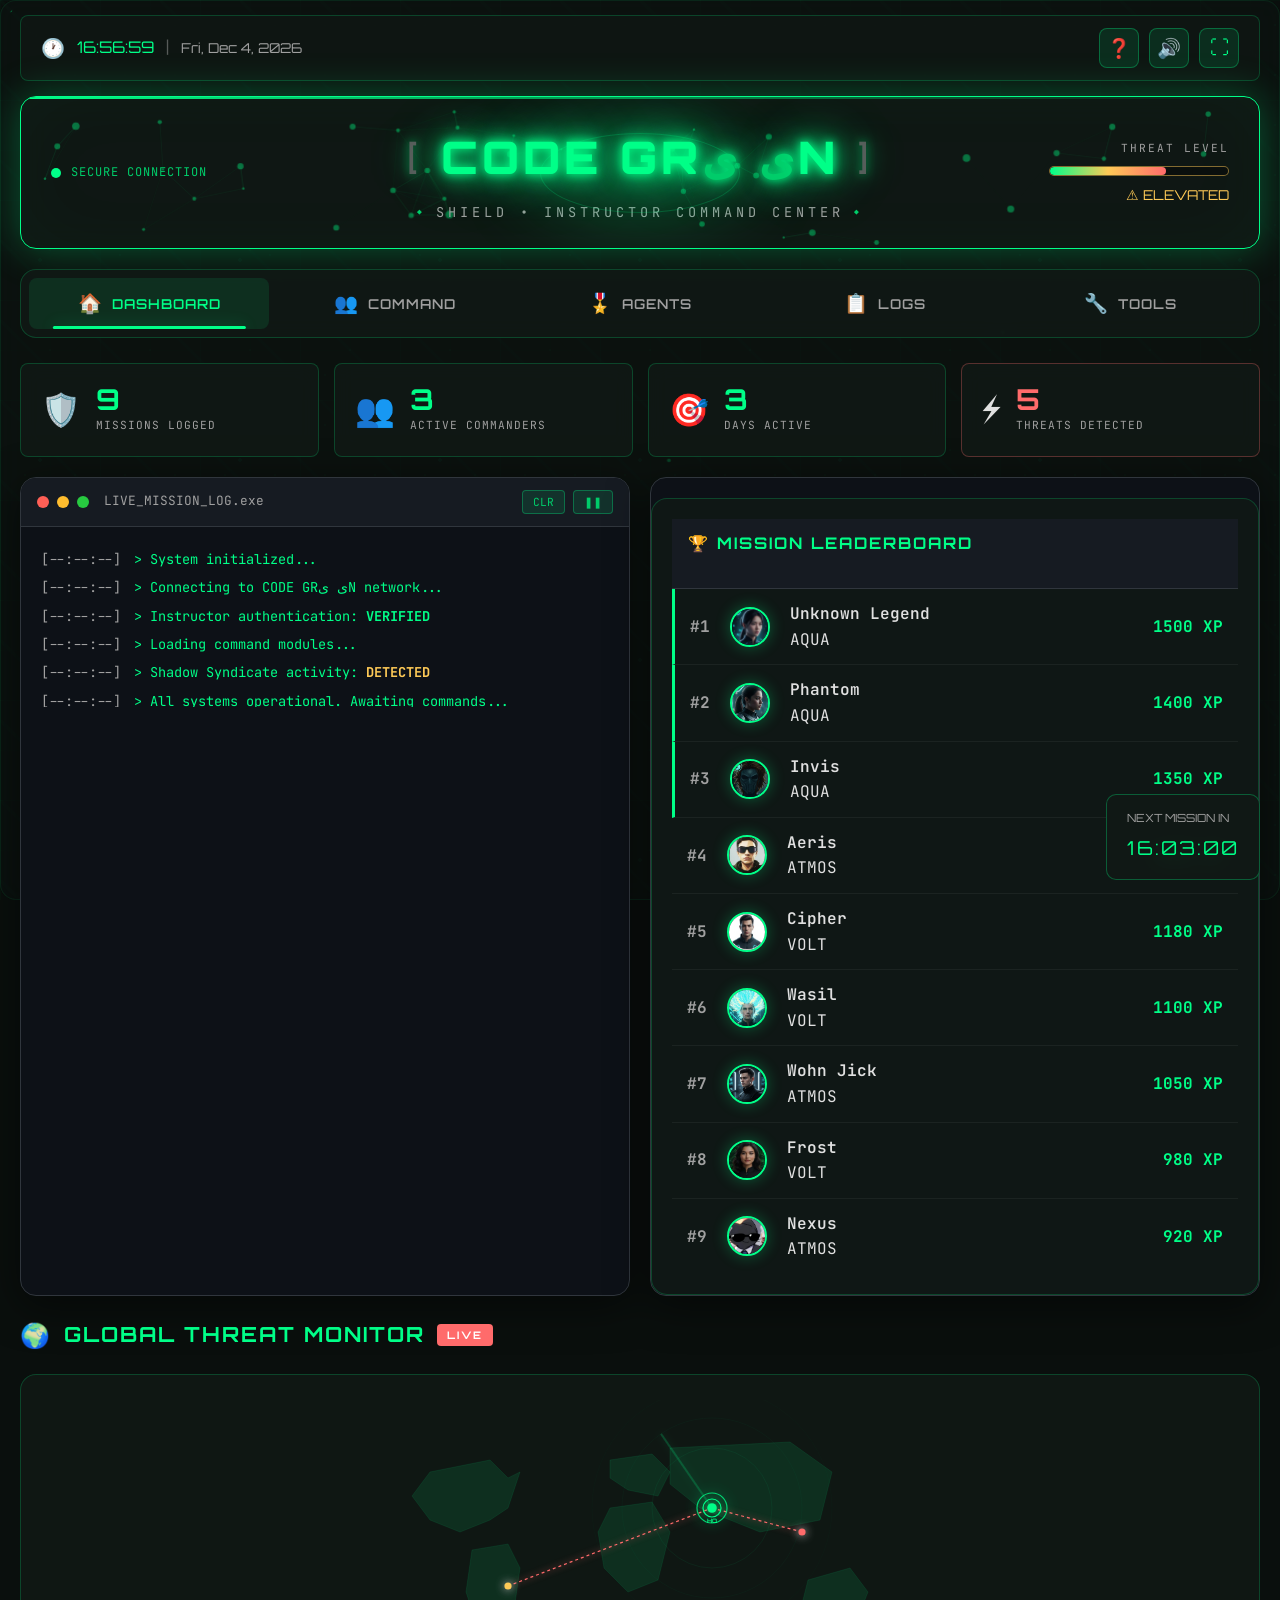
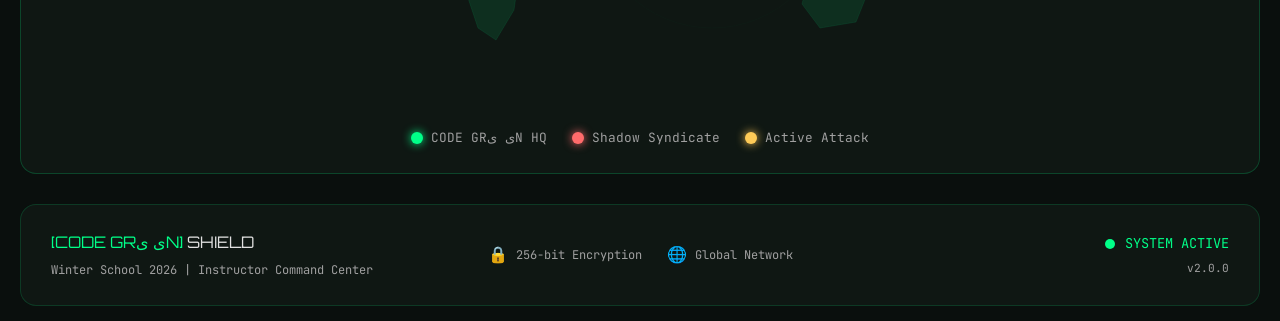
<file: index.html>
<!DOCTYPE html>
<html lang="en">

<head>
    <meta charset="UTF-8">
    <meta name="viewport" content="width=device-width, initial-scale=1.0">
    <title>CODE GRی یN Shield | Instructor Command Center</title>
    <meta name="description"
        content="CODE GREEN Shield Instructor Dashboard - Command & Control Center for Winter School 2026">
    <link rel="preconnect" href="https://fonts.googleapis.com">
    <link rel="preconnect" href="https://fonts.gstatic.com" crossorigin>
    <link
        href="https://fonts.googleapis.com/css2?family=Orbitron:wght@400;700;900&family=JetBrains+Mono:wght@400;500;700&display=swap"
        rel="stylesheet">
    <link rel="stylesheet" href="styles.css">
    <style>
        /* Dynamic Agent Card Enhancements */
        .agent-card {
            background: rgba(17, 25, 22, 0.9);
            border: 1px solid rgba(0, 255, 136, 0.2);
            transition: all 0.3s ease;
        }

        .agent-card:hover {
            border-color: #00ff88;
            box-shadow: 0 0 20px rgba(0, 255, 136, 0.2);
        }

        .agent-avatar-container,
        .rank-avatar-container {
            width: 80px;
            height: 80px;
            margin: 15px auto;
            position: relative;
            display: flex;
            align-items: center;
            justify-content: center;
        }

        .rank-avatar-container {
            width: 40px;
            height: 40px;
            margin: 0;
        }

        .agent-img,
        .rank-img {
            width: 100%;
            height: 100%;
            object-fit: cover;
            border-radius: 50%;
            border: 2px solid var(--green-primary);
            box-shadow: 0 0 15px var(--green-glow);
        }

        .agent-avatar-fallback,
        .rank-avatar-fallback {
            font-size: 3rem;
            filter: drop-shadow(0 0 10px rgba(0, 255, 136, 0.3));
        }

        .rank-avatar-fallback {
            font-size: 1.5rem;
        }

        /* Leaderboard Styling */
        .leaderboard-card {
            background: var(--bg-card);
            border: 1px solid rgba(0, 255, 136, 0.2);
            border-radius: var(--border-radius);
            padding: 20px;
            margin-top: 20px;
        }

        .leaderboard-header h3 {
            font-family: var(--font-display);
            color: #00ff88;
            font-size: 1rem;
            margin-bottom: 20px;
            letter-spacing: 2px;
            display: flex;
            align-items: center;
            gap: 10px;
        }

        .leaderboard-item {
            display: grid;
            grid-template-columns: 40px 60px 1fr 100px;
            align-items: center;
            padding: 12px 15px;
            border-bottom: 1px solid rgba(255, 255, 255, 0.05);
            transition: background 0.2s ease;
        }

        .leaderboard-item:last-child {
            border-bottom: none;
        }

        .leaderboard-item:hover {
            background: rgba(0, 255, 136, 0.05);
        }

        .leaderboard-item.top-tier {
            border-left: 3px solid #00ff88;
        }

        .rank {
            font-weight: bold;
            color: var(--text-secondary);
        }

        .rank-name {
            font-weight: 600;
            color: var(--text-primary);
        }

        .rank-xp {
            color: #00ff88;
            font-weight: 700;
            text-align: right;
        }

        /* Division Badge Colors */
        .agent-division-badge.atmos {
            background: rgba(255, 255, 255, 0.1);
            color: #fff;
            border: 1px solid rgba(255, 255, 255, 0.2);
        }

        .agent-division-badge.volt {
            background: rgba(252, 214, 0, 0.1);
            color: #fcd600;
            border: 1px solid rgba(252, 214, 0, 0.2);
        }

        .agent-division-badge.aqua {
            background: rgba(0, 206, 201, 0.1);
            color: #00cec9;
            border: 1px solid rgba(0, 206, 201, 0.2);
        }

        .agent-division-badge {
            padding: 2px 8px;
            border-radius: 4px;
            font-size: 0.65rem;
            font-weight: 700;
            letter-spacing: 1px;
        }
    </style>
</head>

<body>
    <!-- Parallax Background Layers -->
    <div class="parallax-container">
        <div class="parallax-layer layer-1"></div>
        <div class="parallax-layer layer-2"></div>
        <div class="parallax-layer layer-3"></div>
    </div>
    <!-- Particle Background -->
    <canvas id="particle-canvas"></canvas>
    <!-- Matrix Rain Background -->
    <canvas id="matrix-canvas"></canvas>

    <!-- Audio Elements -->
    <audio id="sfx-click" preload="auto">
        <source
            src="[data-uri]"
            type="audio/wav">
    </audio>
    <audio id="sfx-submit" preload="auto">
        <source src="[data-uri]" type="audio/wav">
    </audio>

    <!-- Main Container -->
    <div class="container">
        <!-- Top Bar -->
        <div class="top-bar">
            <div class="live-clock">
                <span class="clock-icon">🕐</span>
                <span id="live-time">00:00:00</span>
                <span class="clock-divider">|</span>
                <span id="live-date">Loading...</span>
            </div>
            <div class="top-controls">
                <button class="control-btn" id="help-toggle" title="Keyboard Shortcuts (?)"
                    onclick="toggleKeyboardShortcuts()">
                    <span class="btn-icon">❓</span>
                </button>
                <button class="control-btn" id="sound-toggle" title="Toggle Sound Effects (M)">
                    <span class="btn-icon">🔊</span>
                </button>
                <button class="control-btn" id="fullscreen-toggle" title="Toggle Fullscreen (F)">
                    <span class="btn-icon">⛶</span>
                </button>
            </div>
        </div>

        <!-- Header -->
        <header class="header">
            <canvas id="circuit-canvas"></canvas>
            <div class="header-left">
                <div class="network-status">
                    <div class="network-dot"></div>
                    <span>SECURE CONNECTION</span>
                </div>
            </div>
            <div class="logo-container">
                <div class="logo-glow"></div>
                <div class="logo-ring"></div>
                <h1 class="logo">
                    <span class="logo-bracket">[</span>
                    CODE GR<span class="green-accent">ی ی</span>N
                    <span class="logo-bracket">]</span>
                </h1>
                <p class="tagline">
                    <span class="tagline-icon">◆</span>
                    SHIELD • INSTRUCTOR COMMAND CENTER
                    <span class="tagline-icon">◆</span>
                </p>
            </div>
            <div class="header-right">
                <div class="threat-level">
                    <span class="threat-label">THREAT LEVEL</span>
                    <div class="threat-gauge">
                        <div class="threat-fill"></div>
                        <div class="threat-segments">
                            <span></span><span></span><span></span><span></span><span></span>
                        </div>
                    </div>
                    <span class="threat-status">⚠ ELEVATED</span>
                </div>
            </div>
        </header>

        <!-- Tab Navigation -->
        <nav class="tab-nav">
            <button class="tab-btn active" data-tab="dashboard">
                <span class="tab-icon">🏠</span>
                <span class="tab-text">DASHBOARD</span>
            </button>
            <button class="tab-btn" data-tab="command">
                <span class="tab-icon">👥</span>
                <span class="tab-text">COMMAND</span>
            </button>
            <button class="tab-btn" data-tab="agents">
                <span class="tab-icon">🎖️</span>
                <span class="tab-text">AGENTS</span>
            </button>
            <button class="tab-btn" data-tab="logs">
                <span class="tab-icon">📋</span>
                <span class="tab-text">LOGS</span>
            </button>
            <button class="tab-btn" data-tab="tools">
                <span class="tab-icon">🔧</span>
                <span class="tab-text">TOOLS</span>
            </button>
        </nav>

        <!-- TAB: Dashboard -->
        <div class="tab-panel active" id="tab-dashboard">

            <!-- Stats Bar -->
            <section class="stats-bar">
                <div class="stat-card">
                    <div class="stat-icon">🛡️</div>
                    <div class="stat-info">
                        <span class="stat-number" id="total-missions">0</span>
                        <span class="stat-label">MISSIONS LOGGED</span>
                    </div>
                </div>
                <div class="stat-card">
                    <div class="stat-icon">👥</div>
                    <div class="stat-info">
                        <span class="stat-number">3</span>
                        <span class="stat-label">ACTIVE COMMANDERS</span>
                    </div>
                </div>
                <div class="stat-card">
                    <div class="stat-icon">🎯</div>
                    <div class="stat-info">
                        <span class="stat-number" id="days-active">3</span>
                        <span class="stat-label">DAYS ACTIVE</span>
                    </div>
                </div>
                <div class="stat-card danger">
                    <div class="stat-icon">⚡</div>
                    <div class="stat-info">
                        <span class="stat-number" id="threat-count">7</span>
                        <span class="stat-label">THREATS DETECTED</span>
                    </div>
                </div>
            </section>

            <!-- Terminal & Leaderboard Grid -->
            <section class="terminal-grid">
                <!-- Live Terminal -->
                <div class="terminal">
                    <div class="terminal-header">
                        <div class="terminal-dots">
                            <span class="terminal-dot red"></span>
                            <span class="terminal-dot yellow"></span>
                            <span class="terminal-dot green"></span>
                        </div>
                        <span class="terminal-title">LIVE_MISSION_LOG.exe</span>
                        <div class="terminal-controls">
                            <button class="terminal-btn" id="clear-terminal" title="Clear Terminal">CLR</button>
                            <button class="terminal-btn" id="pause-terminal" title="Pause/Resume">❚❚</button>
                        </div>
                    </div>
                    <div class="terminal-body" id="terminal-output">
                        <p><span class="terminal-time">[--:--:--]</span> > System initialized...</p>
                        <p><span class="terminal-time">[--:--:--]</span> > Connecting to CODE GRی یN network...</p>
                        <p><span class="terminal-time">[--:--:--]</span> > Instructor authentication: <span
                                class="success">VERIFIED</span></p>
                        <p><span class="terminal-time">[--:--:--]</span> > Loading command modules...</p>
                        <p><span class="terminal-time">[--:--:--]</span> > Shadow Syndicate activity: <span
                                class="warning">DETECTED</span></p>
                        <p><span class="terminal-time">[--:--:--]</span> > All systems operational. Awaiting commands...
                        </p>
                        <p class="cursor">█</p>
                    </div>
                </div>

                <!-- Agent Leaderboard -->
                <div id="leaderboard-container" class="leaderboard-panel">
                    <!-- Dynamic Leaderboard injected by AgentManager -->
                    <div class="leaderboard-loading">Initializing Operative Rankings...</div>
                </div>
            </section>

            <!-- World Map Section -->
            <section class="map-section">
                <h2 class="section-title">
                    <span class="title-icon">🌍</span>
                    GLOBAL THREAT MONITOR
                    <span class="live-badge">LIVE</span>
                </h2>
                <div class="world-map-container">
                    <div class="world-map">
                        <svg viewBox="0 0 1000 500" class="map-svg">
                            <!-- Simplified World Map Outline -->
                            <g class="continents" fill="rgba(0, 255, 136, 0.1)" stroke="rgba(0, 255, 136, 0.3)"
                                stroke-width="0.5">
                                <!-- North America -->
                                <path
                                    d="M150,120 L250,100 L280,130 L300,120 L280,180 L250,200 L200,220 L150,200 L120,160 Z" />
                                <!-- South America -->
                                <path d="M220,250 L280,240 L300,280 L290,350 L260,400 L230,380 L210,320 Z" />
                                <!-- Europe -->
                                <path d="M450,100 L520,90 L550,120 L530,160 L480,150 L450,130 Z" />
                                <!-- Africa -->
                                <path d="M450,180 L520,170 L550,220 L530,300 L480,320 L440,280 L430,220 Z" />
                                <!-- Asia -->
                                <path d="M550,80 L750,70 L820,120 L800,200 L700,220 L600,180 L550,140 Z" />
                                <!-- Australia -->
                                <path d="M780,300 L850,280 L880,320 L860,370 L800,380 L770,340 Z" />
                            </g>
                            <!-- Attack Lines -->
                            <g class="attack-lines" id="attack-lines">
                                <!-- Dynamic attack lines will be added here -->
                            </g>
                            <!-- Attack Points -->
                            <g class="attack-points" id="attack-points">
                                <!-- HQ Point - Pakistan -->
                                <circle cx="620" cy="180" r="8" class="hq-point" />
                                <circle cx="620" cy="180" r="15" class="hq-pulse" />
                                <text x="620" y="205" class="map-label hq-label">HQ</text>
                            </g>
                        </svg>
                        <!-- Attack Legend -->
                        <div class="map-legend">
                            <div class="legend-item">
                                <span class="legend-dot hq"></span>
                                <span>CODE GRی یN HQ</span>
                            </div>
                            <div class="legend-item">
                                <span class="legend-dot threat"></span>
                                <span>Shadow Syndicate</span>
                            </div>
                            <div class="legend-item">
                                <span class="legend-dot active"></span>
                                <span>Active Attack</span>
                            </div>
                        </div>
                    </div>
                </div>
            </section>
        </div>

        <!-- TAB: Command -->
        <div class="tab-panel" id="tab-command">
            <!-- Instructor Cards -->
            <section class="instructors-section">
                <h2 class="section-title">
                    <span class="title-icon">👥</span>
                    INSTRUCTOR COMMAND TEAM
                </h2>
                <div class="instructors-grid">
                    <!-- Faisal -->
                    <div class="instructor-card" data-instructor="faisal" onclick="openInstructorModal('faisal')">
                        <div class="card-glow"></div>
                        <div class="card-scan-line"></div>
                        <div class="avatar-container">
                            <div class="avatar-ring">
                                <svg class="ring-svg" viewBox="0 0 100 100">
                                    <circle cx="50" cy="50" r="45" fill="none" stroke="rgba(0,255,136,0.2)"
                                        stroke-width="2" />
                                    <circle cx="50" cy="50" r="45" fill="none" stroke="#00ff88" stroke-width="2"
                                        stroke-dasharray="70 200" class="ring-progress" />
                                </svg>
                            </div>
                            <div class="avatar">
                                <img src="avatars/Faisal_avatar.png" alt="Commander Faisal" class="avatar-img">
                            </div>
                            <div class="status-indicator online"></div>
                        </div>
                        <div class="instructor-info">
                            <h3 class="instructor-name">FAISAL</h3>
                            <p class="instructor-role">Commander</p>
                            <p class="instructor-division">ALPHA DIVISION</p>
                        </div>
                        <div class="instructor-stats">
                            <div class="stat">
                                <span class="stat-value" id="faisal-logs">0</span>
                                <span class="stat-label">Logs</span>
                            </div>
                            <div class="stat">
                                <span class="stat-value">LVL 5</span>
                                <span class="stat-label">Rank</span>
                            </div>
                        </div>
                        <div class="card-footer">
                            <span class="view-profile">VIEW PROFILE →</span>
                        </div>
                    </div>

                    <!-- Sharique -->
                    <div class="instructor-card" data-instructor="sharique" onclick="openInstructorModal('sharique')">
                        <div class="card-glow sharique"></div>
                        <div class="card-scan-line"></div>
                        <div class="avatar-container">
                            <div class="avatar-ring sharique">
                                <svg class="ring-svg" viewBox="0 0 100 100">
                                    <circle cx="50" cy="50" r="45" fill="none" stroke="rgba(108,92,231,0.2)"
                                        stroke-width="2" />
                                    <circle cx="50" cy="50" r="45" fill="none" stroke="#6c5ce7" stroke-width="2"
                                        stroke-dasharray="85 200" class="ring-progress" />
                                </svg>
                            </div>
                            <div class="avatar">
                                <img src="avatars/Sharique_Avatar.png" alt="Tech Lead Sharique" class="avatar-img">
                            </div>
                            <div class="status-indicator online"></div>
                        </div>
                        <div class="instructor-info">
                            <h3 class="instructor-name">SHARIQUE</h3>
                            <p class="instructor-role">Tech Lead</p>
                            <p class="instructor-division">BETA DIVISION</p>
                        </div>
                        <div class="instructor-stats">
                            <div class="stat">
                                <span class="stat-value" id="sharique-logs">0</span>
                                <span class="stat-label">Logs</span>
                            </div>
                            <div class="stat">
                                <span class="stat-value">LVL 5</span>
                                <span class="stat-label">Rank</span>
                            </div>
                        </div>
                        <div class="card-footer">
                            <span class="view-profile">VIEW PROFILE →</span>
                        </div>
                    </div>

                    <!-- Maira -->
                    <div class="instructor-card" data-instructor="maira" onclick="openInstructorModal('maira')">
                        <div class="card-glow maira"></div>
                        <div class="card-scan-line"></div>
                        <div class="avatar-container">
                            <div class="avatar-ring maira">
                                <svg class="ring-svg" viewBox="0 0 100 100">
                                    <circle cx="50" cy="50" r="45" fill="none" stroke="rgba(253,121,168,0.2)"
                                        stroke-width="2" />
                                    <circle cx="50" cy="50" r="45" fill="none" stroke="#fd79a8" stroke-width="2"
                                        stroke-dasharray="75 200" class="ring-progress" />
                                </svg>
                            </div>
                            <div class="avatar">
                                <img src="avatars/Maira_avatar.png" alt="Operations Maira" class="avatar-img">
                            </div>
                            <div class="status-indicator online"></div>
                        </div>
                        <div class="instructor-info">
                            <h3 class="instructor-name">MAIRA</h3>
                            <p class="instructor-role">Operations</p>
                            <p class="instructor-division">GAMMA DIVISION</p>
                        </div>
                        <div class="instructor-stats">
                            <div class="stat">
                                <span class="stat-value" id="maira-logs">0</span>
                                <span class="stat-label">Logs</span>
                            </div>
                            <div class="stat">
                                <span class="stat-value">LVL 5</span>
                                <span class="stat-label">Rank</span>
                            </div>
                        </div>
                        <div class="card-footer">
                            <span class="view-profile">VIEW PROFILE →</span>
                        </div>
                    </div>
                </div>
            </section>
        </div>

        <!-- TAB: Agents -->
        <div class="tab-panel" id="tab-agents">
            <!-- Agent Roster Section -->
            <section class="agents-section">
                <h2 class="section-title">
                    <span class="title-icon">🎖️</span>
                    AGENT ROSTER
                    <span class="agent-count-badge">9 ACTIVE</span>
                </h2>

                <!-- Main Agents Grid -->
                <div class="agents-grid">
                    <!-- Dynamic Agents injected by AgentManager -->
                </div>

                <!-- Global Operative Rankings -->
                <div id="full-leaderboard-container">
                    <!-- Dynamic rankings injected here -->
                </div>
            </section>
        </div>

        <!-- TAB: Logs -->
        <div class="tab-panel" id="tab-logs">
            <!-- Daily Log Section -->
            <section class="daily-log-section">
                <h2 class="section-title">
                    <span class="title-icon">📋</span>
                    DAILY MISSION LOG
                </h2>

                <!-- Mission Log Status -->
                <div class="log-status-bar">
                    <span class="status-icon">🔒</span>
                    <span class="status-text">Mission logs managed by Command Center • Secure Channel Active</span>
                </div>

                <!-- Log Entries Display -->
                <div class="log-entries-container">
                    <div class="entries-header">
                        <div class="log-filter">
                            <button class="filter-btn active" data-filter="all">
                                <span class="filter-icon">📊</span> All
                            </button>
                            <button class="filter-btn" data-filter="faisal">
                                <span class="filter-icon">🟢</span> Faisal
                            </button>
                            <button class="filter-btn" data-filter="sharique">
                                <span class="filter-icon">🟣</span> Sharique
                            </button>
                            <button class="filter-btn" data-filter="maira">
                                <span class="filter-icon">🩷</span> Maira
                            </button>
                        </div>
                        <div class="entries-count">
                            <span id="visible-count">0</span> entries
                        </div>
                    </div>
                    <div id="log-entries" class="log-entries">
                        <!-- Day 3 Log Entries (Consolidated) -->

                        <!-- FAISAL: Opening, NCERT, Team Activities -->
                        <div class="log-entry" data-instructor="faisal">
                            <div class="log-header">
                                <span class="log-day">DAY 3</span>
                                <span class="log-date">03-JAN-2026</span>
                                <span class="log-instructor faisal">FAISAL</span>
                            </div>
                            <div class="log-content">
                                <h4>🛡️ COMMAND & COORDINATION</h4>
                                <p><strong>Agent Showcase:</strong> Agents presented their Division HQ websites,
                                    showcasing unique UI designs. A deep discussion on the "Hacker Philosophy"
                                    followed—agents learned hacking is a vast, creative discipline. <em>Core takeaway: A
                                        hacker is a problem solver.</em></p>
                                <p><strong>NCERT Briefing:</strong> Strategic session with a member of <strong>Pakistan
                                        NCERT</strong> on protecting national infrastructure and the reality of modern
                                    cyber threats.</p>
                                <p><strong>Team Identity:</strong> Teams selected a cybersecurity concept to visually
                                    represent their division and began sketching their <strong>Team Identity
                                        Charts</strong>. <em>(To be completed as assignment)</em></p>
                            </div>
                        </div>

                        <!-- SHARIQUE: Technical Labs & Exploitation -->
                        <div class="log-entry" data-instructor="sharique">
                            <div class="log-header">
                                <span class="log-day">DAY 3</span>
                                <span class="log-date">03-JAN-2026</span>
                                <span class="log-instructor sharique">SHARIQUE</span>
                            </div>
                            <div class="log-content">
                                <h4>🧪 THE TECHNICAL ARSENAL</h4>
                                <p><strong>Password Vitality:</strong> Live demo using the <strong>Password
                                        Analyzer</strong> tool. Agents witnessed how fast weak passwords crumble under
                                    brute-force attacks.</p>
                                <p><strong>OWASP Juice Shop & Burp Suite:</strong> Deployed as a live sandbox for
                                    exploitation training. Agents learned to use Burp Suite as an intercepting proxy.
                                    Exploits were linked to real-world breaches.</p>
                                <p><strong>XSS & SQLi Labs:</strong> Agents executed <strong>Cross-Site
                                        Scripting</strong> and <strong>SQL Injection</strong> attacks, learning to
                                    "poison the stream" and bypass authentication.</p>
                                <p><strong>🚀 Active Assignment:</strong> SQLi mastery (<code>' OR 1=1; --</code>),
                                    Advanced Juice Shop Labs, Log Analysis, and Chart Completion.</p>
                            </div>
                        </div>

                        <!-- MAIRA: Phishing & Energy Activities -->
                        <div class="log-entry" data-instructor="maira">
                            <div class="log-header">
                                <span class="log-day">DAY 3</span>
                                <span class="log-date">03-JAN-2026</span>
                                <span class="log-instructor maira">MAIRA</span>
                            </div>
                            <div class="log-content">
                                <h4>🎣 SOCIAL ENGINEERING & ENERGY PROTOCOLS</h4>
                                <p><strong>Phishing Masterclass:</strong> Training on the <strong>"Hook, Line, and
                                        Sinker"</strong> mechanics. Agents learned how the Shadow Syndicate uses social
                                    engineering to exploit human psychology.</p>
                                <p><strong>Energy Reboot Protocols:</strong></p>
                                <ul>
                                    <li><strong>Tower Protocol:</strong> Teams competed to build the tallest structure
                                        using only sticky notes—testing teamwork and structural balance.</li>
                                    <li><strong>Adrenaline Burst:</strong> 30-second rapid-response jumping drill to
                                        reset agent focus.</li>
                                </ul>
                            </div>
                        </div>
                    </div>
                </div>
            </section>
        </div>

        <!-- TAB: Tools -->
        <div class="tab-panel" id="tab-tools">
            <section class="tools-section">
                <h2 class="section-title">
                    <span class="title-icon">🔧</span>
                    AGENT TRAINING TOOLS
                </h2>
                <div class="tools-grid">
                    <!-- Password Cracker -->
                    <a href="password-cracker.html" class="tool-card">
                        <div class="tool-icon">🔓</div>
                        <h3 class="tool-name">PASSWORD ANALYZER</h3>
                        <p class="tool-desc">Test password strength and see how fast it can be cracked</p>
                        <span class="tool-btn">LAUNCH TOOL →</span>
                    </a>

                    <!-- Bank of Shadow (Training Dummy) -->
                    <a href="bank-of-shadow.html" class="tool-card">
                        <div class="tool-icon">🏦</div>
                        <h3 class="tool-name">BANK OF SHADOW</h3>
                        <p class="tool-desc">Vulnerable banking portal for XSS & SQLi</p>
                        <span class="tool-btn">LAUNCH SIMULATION →</span>
                    </a>

                    <!-- SQL Injection Lab -->
                    <a href="sql-injection-lab.html" class="tool-card">
                        <div class="tool-icon">💉</div>
                        <h3 class="tool-name">SQL INJECTION LAB</h3>
                        <p class="tool-desc">Practice SQL injection attacks safely</p>
                        <span class="tool-btn">LAUNCH TOOL →</span>
                    </a>

                    <!-- Phishing Simulator -->
                    <a href="phishing-simulator.html" class="tool-card">
                        <div class="tool-icon">🎣</div>
                        <h3 class="tool-name">PHISHING SIMULATOR</h3>
                        <p class="tool-desc">Learn to spot fake emails</p>
                        <span class="tool-btn">LAUNCH TOOL →</span>
                    </a>

                    <!-- Log Analyzer -->
                    <a href="log-analyzer.html" class="tool-card">
                        <div class="tool-icon">🔍</div>
                        <h3 class="tool-name">LOG ANALYZER</h3>
                        <p class="tool-desc">Hunt for threats in server logs</p>
                        <span class="tool-btn">LAUNCH TOOL →</span>
                    </a>
                </div>
            </section>
        </div>

        <!-- Footer -->
        <footer class="footer">
            <div class="footer-content">
                <div class="footer-left">
                    <p class="footer-brand">
                        <span class="footer-logo">[CODE GRی یN]</span>
                        SHIELD
                    </p>
                    <p class="footer-text">Winter School 2026 | Instructor Command Center</p>
                </div>
                <div class="footer-center">
                    <div class="footer-stats">
                        <div class="footer-stat">
                            <span class="footer-stat-icon">🔒</span>
                            <span>256-bit Encryption</span>
                        </div>
                        <div class="footer-stat">
                            <span class="footer-stat-icon">🌐</span>
                            <span>Global Network</span>
                        </div>
                    </div>
                </div>
                <div class="footer-right">
                    <p class="footer-status">
                        <span class="pulse"></span>
                        SYSTEM ACTIVE
                    </p>
                    <p class="footer-version">v2.0.0</p>
                </div>
            </div>
        </footer>
    </div>

    <!-- Instructor Modal -->
    <div id="instructor-modal" class="modal">
        <div class="modal-content">
            <button class="modal-close" onclick="closeInstructorModal()">×</button>
            <div class="modal-header">
                <div class="modal-avatar" id="modal-avatar"></div>
                <div class="modal-info">
                    <h2 class="modal-name" id="modal-name">INSTRUCTOR</h2>
                    <p class="modal-role" id="modal-role">Role</p>
                    <p class="modal-division" id="modal-division">Division</p>
                </div>
            </div>
            <div class="modal-body">
                <div class="modal-stats-grid">
                    <div class="modal-stat">
                        <span class="modal-stat-value" id="modal-total-logs">0</span>
                        <span class="modal-stat-label">Total Logs</span>
                    </div>
                    <div class="modal-stat">
                        <span class="modal-stat-value" id="modal-this-week">0</span>
                        <span class="modal-stat-label">This Week</span>
                    </div>
                    <div class="modal-stat">
                        <span class="modal-stat-value" id="modal-streak">0</span>
                        <span class="modal-stat-label">Day Streak</span>
                    </div>
                </div>
                <div class="modal-recent">
                    <h3>Recent Activity</h3>
                    <div id="modal-recent-logs"></div>
                </div>
            </div>
        </div>
    </div>

    <!-- Delete Confirmation Modal -->
    <div id="delete-confirm-modal" class="modal">
        <div class="modal-content delete-modal">
            <div class="delete-modal-icon">⚠️</div>
            <h2 class="delete-modal-title">DELETE MISSION LOG?</h2>
            <p class="delete-modal-text">This action cannot be undone. The log entry will be permanently removed
                from
                the system.</p>
            <div class="delete-modal-actions">
                <button class="btn-cancel" onclick="closeDeleteModal()">CANCEL</button>
                <button class="btn-confirm-delete" onclick="confirmDelete()">🗑️ DELETE</button>
            </div>
        </div>
    </div>

    <script src="script.js"></script>
</body>

</html>
</file>
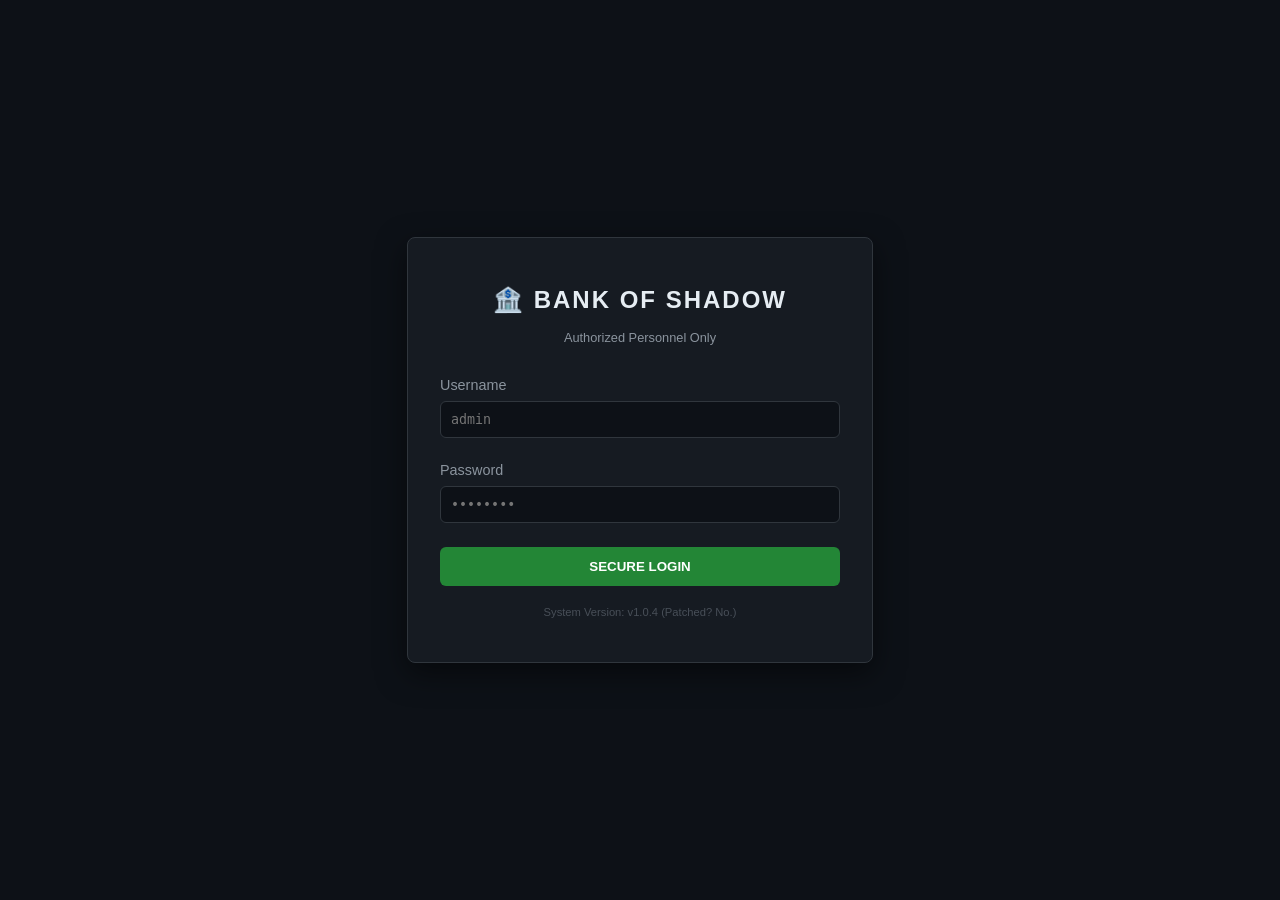
<file: bank-of-shadow.html>
<!DOCTYPE html>
<html lang="en">

<head>
    <meta charset="UTF-8">
    <meta name="viewport" content="width=device-width, initial-scale=1.0">
    <title>Bank of Shadow | Secure Login</title>
    <style>
        :root {
            --bg-color: #0d1117;
            --text-color: #e6edf3;
            --accent: #238636;
            --error: #da3633;
            --card-bg: #161b22;
        }

        body {
            font-family: 'Segoe UI', Tahoma, Geneva, Verdana, sans-serif;
            background-color: var(--bg-color);
            color: var(--text-color);
            display: flex;
            justify-content: center;
            align-items: center;
            min-height: 100vh;
            margin: 0;
            overflow-y: auto;
            padding: 20px;
            box-sizing: border-box;
        }

        .container {
            /* Removed fixed width to allow specific IDs to set it */
            background: var(--card-bg);
            padding: 2rem;
            border-radius: 8px;
            border: 1px solid #30363d;
            box-shadow: 0 10px 30px rgba(0, 0, 0, 0.5);
            position: relative;
        }

        #login-view {
            width: 400px;
        }

        #dashboard-view {
            width: 900px;
            max-width: 95%;
            /* Responsive on small screens */
            display: none;
            /* Hide by default so it doesn't overlap login */
        }

        .glitch-wrapper {
            margin-bottom: 2rem;
            text-align: center;
        }

        h1 {
            color: var(--text-color);
            font-size: 1.5rem;
            letter-spacing: 2px;
            text-transform: uppercase;
        }

        .form-group {
            margin-bottom: 1.5rem;
        }

        label {
            display: block;
            margin-bottom: 0.5rem;
            color: #8b949e;
            font-size: 0.9rem;
        }

        input {
            width: 100%;
            padding: 10px;
            background: #0d1117;
            border: 1px solid #30363d;
            border-radius: 6px;
            color: var(--text-color);
            font-family: monospace;
            box-sizing: border-box;
        }

        input:focus {
            border-color: var(--accent);
            outline: none;
        }

        button {
            width: 100%;
            padding: 12px;
            background: var(--accent);
            color: white;
            border: none;
            border-radius: 6px;
            font-weight: bold;
            cursor: pointer;
            transition: 0.2s;
        }

        button:hover {
            opacity: 0.9;
        }

        .result {
            margin-top: 1rem;
            padding: 1rem;
            border-radius: 6px;
            display: none;
            font-size: 0.9rem;
        }

        .result.success {
            background: rgba(35, 134, 54, 0.2);
            border: 1px solid var(--accent);
            color: #7ee787;
        }

        .result.error {
            background: rgba(218, 54, 51, 0.2);
            border: 1px solid var(--error);
            color: #ff7b72;
        }

        /* Dashboard View (Hidden by default) */
        #dashboard-view {
            display: none;
        }

        .balance-card {
            background: rgba(35, 134, 54, 0.1);
            padding: 1rem;
            border-radius: 6px;
            margin-bottom: 1rem;
            text-align: center;
        }

        .balance {
            font-size: 2rem;
            font-weight: bold;
            color: #7ee787;
        }

        .history {
            margin-top: 2rem;
            border-top: 1px solid #30363d;
            padding-top: 1rem;
        }

        .history-item {
            padding: 0.5rem;
            border-bottom: 1px solid #30363d;
            font-size: 0.85rem;
            display: flex;
            justify-content: space-between;
        }

        input.vulnerable {
            border-color: #d29922;
        }

        /* Top Right User Badge - Fixed to Viewport */
        .user-badge {
            position: fixed;
            top: 20px;
            right: 20px;
            display: flex;
            align-items: center;
            gap: 10px;
            background: rgba(48, 54, 61, 0.9);
            padding: 8px 20px;
            border-radius: 30px;
            border: 1px solid #30363d;
            font-size: 0.9rem;
            box-shadow: 0 4px 15px rgba(0, 0, 0, 0.3);
            z-index: 1000;
        }

        .user-avatar {
            width: 35px;
            height: 35px;
            background: var(--accent);
            border-radius: 50%;
            display: flex;
            justify-content: center;
            align-items: center;
            font-weight: bold;
            font-size: 1.1rem;
        }
    </style>
</head>

<body>

    <!-- LOGIN SCREEN -->
    <div class="container" id="login-view">
        <div class="glitch-wrapper">
            <h1>🏦 Bank of Shadow</h1>
            <p style="font-size: 0.8rem; color: #8b949e;">Authorized Personnel Only</p>
        </div>

        <form id="login-form">
            <div class="form-group">
                <label>Username</label>
                <input type="text" id="username" placeholder="admin" autocomplete="off">
            </div>
            <div class="form-group">
                <label>Password</label>
                <input type="password" id="password" placeholder="••••••••" autocomplete="off">
            </div>
            <button type="submit">SECURE LOGIN</button>
        </form>

        <div id="login-result" class="result"></div>
        <p style="margin-top:20px; font-size: 0.7rem; color: #484f58; text-align: center;">System Version: v1.0.4
            (Patched? No.)</p>
    </div>

    <!-- DASHBOARD SCREEN -->
    <div class="container" id="dashboard-view">
        <!-- USER BADGE MOVED TO BODY (VISUALLY) BUT KEPT IN MARKDOWN FLOW? NO, FIXED POSITION -->
        <div class="user-badge">
            <div class="user-avatar">A</div>
            <span>Logged in as: <strong id="current-user-display">ADMIN</strong></span>
        </div>

        <div class="glitch-wrapper">
            <h1>👋 Welcome Back</h1>
            <p style="font-size: 0.8rem; color: #7ee787;">Access Level: SUPERUSER</p>
        </div>

        <div class="balance-card">
            <div>Current Balance</div>
            <div class="balance">$9,999,999.00</div>
        </div>

        <!-- LEVEL 2 & 4: TRANSFER & SEARCH -->
        <div style="display: grid; grid-template-columns: 1fr 1fr; gap: 20px;">
            <div class="form-group">
                <label>Quick Transfer</label>
                <div style="display: flex; gap: 10px; margin-bottom: 10px;">
                    <input type="number" id="amount" class="vulnerable" placeholder="Amount ($)" style="width: 40%;">
                    <input type="text" id="memo" class="vulnerable" placeholder="Memo" autocomplete="off">
                </div>
                <button onclick="submitTransfer()" style="margin-top: 5px;">SEND FUNDS</button>
            </div>
            <div class="form-group">
                <label>User Search</label>
                <input type="text" id="user-search" class="vulnerable" placeholder="Search User" autocomplete="off">
                <button onclick="searchUser()" style="margin-top: 10px; background: #8957e5;">SEARCH DB</button>
            </div>
        </div>
        <div class="form-group">
            <label>Loan Status</label>
            <input type="text" id="loan-id" class="vulnerable" placeholder="Loan ID" autocomplete="off">
            <button onclick="checkLoan()" style="margin-top: 10px; background: #8957e5;">CHECK STATUS</button>
            <div id="loan-result" class="result" style="margin-top: 10px;"></div>
        </div>
        <div class="form-group">
            <label>Support Ticket</label>
            <input type="text" id="ticket-msg" class="vulnerable" placeholder="Message" autocomplete="off">
            <button onclick="submitTicket()" style="margin-top: 10px;">SUBMIT TICKET</button>
            <div id="ticket-result" class="result" style="margin-top: 10px;"></div>
        </div>

        <!-- DECOY FIELDS (SECURE) -->
        <div
            style="display: grid; grid-template-columns: 1fr 1fr; gap: 20px; margin-top: 20px; border-top: 1px dashed #30363d; padding-top: 20px;">
            <div class="form-group">
                <label style="color: #7ee787;">Transaction Verifier (Secure)</label>
                <input type="text" id="verify-id" placeholder="Enter TX ID (e.g. TX-99)" autocomplete="off">
                <button onclick="verifyTx()" style="margin-top: 10px; background: #238636;">VERIFY</button>
                <div id="verify-result" class="result" style="margin-top: 10px;"></div>
            </div>
            <div class="form-group">
                <label style="color: #7ee787;">Newsletter Signup (Secure)</label>
                <input type="email" id="newsletter-email" placeholder="Enter Email" autocomplete="off">
                <button onclick="signupNewsletter()" style="margin-top: 10px; background: #238636;">SUBSCRIBE</button>
                <div id="newsletter-result" class="result" style="margin-top: 10px;"></div>
            </div>
        </div>

        <!-- LEVEL 3: STORED XSS -->
        <div class="form-group" style="margin-top: 20px; border-top: 1px solid #30363d; padding-top: 20px;">
            <label>Update Profile Bio</label>
            <textarea id="profile-bio" rows="3"
                style="width: 100%; background: #0d1117; border: 1px solid #d29922; color: white; padding: 10px;"
                placeholder="Bio visible to everyone..."></textarea>
            <button onclick="saveBio()" style="margin-top: 10px; background: #d29922;">SAVE BIO</button>
        </div>
        <div id="bio-display"
            style="padding: 10px; background: rgba(210, 153, 34, 0.1); border-left: 3px solid #d29922; margin-top: 10px; display: none;">
            <!-- Bio content injected here -->
        </div>



        <!-- OUTPUT AREAS -->
        <div id="search-results" class="result" style="display: none;"></div>

        <div class="history">
            <h4 style="margin: 0 0 10px 0;">Transaction History</h4>
            <div id="tx-history">
                <div class="history-item">
                    <span>Payment to Shadow Syndicate</span>
                    <span style="color: #da3633;">-$50,000</span>
                </div>
            </div>
        </div>

        <button onclick="logout()" style="margin-top: 20px; background: #30363d;">LOGOUT</button>
    </div>

    <script>
        // ==========================================
        // VULNERABILITY SIMULATION
        // ==========================================

        const loginForm = document.getElementById('login-form');
        const loginResult = document.getElementById('login-result');

        // Check for Session & Stored XSS on Load
        document.addEventListener('DOMContentLoaded', () => {
            // 1. Session Persistence
            const currentUser = localStorage.getItem('shadow_user');
            if (currentUser) {
                // Skip Login
                document.getElementById('login-view').style.display = 'none';
                document.getElementById('dashboard-view').style.display = 'block';

                // Update Badge
                let displayUser = currentUser;
                if (currentUser === "admin" || currentUser.includes("' OR")) displayUser = "ADMIN";
                document.getElementById('current-user-display').textContent = displayUser.toUpperCase();
            }

            // 2. Stored XSS Check
            const storedBio = localStorage.getItem('shadow_bio');
            if (storedBio) {
                const bioDisplay = document.getElementById('bio-display');
                bioDisplay.style.display = 'block';
                // VULNERABILITY: Stored XSS (innerHTML)
                bioDisplay.innerHTML = "<strong>Your Bio:</strong><br>" + storedBio;

                // FORCE SCRIPT EXECUTION FOR SIMULATION
                // Browsers don't run <script> in innerHTML by default. We simulate a dumb server that does.
                executeScripts(bioDisplay);
            }
        });

        loginForm.addEventListener('submit', (e) => {
            e.preventDefault();
            const user = document.getElementById('username').value;
            const pass = document.getElementById('password').value;

            // 1. LOGIN SQL INJECTION
            const sqliPatterns = ["' OR 1=1", "' OR '1'='1", "admin' --", "' OR true"];

            if ((user === 'admin' && pass === 'shadow123') ||
                sqliPatterns.some(p => user.includes(p) || pass.includes(p))) {

                // Save Session
                localStorage.setItem('shadow_user', user);

                // Update UI
                let displayUser = user;
                if (sqliPatterns.some(p => user.includes(p))) displayUser = "ADMIN";
                if (user === "admin") displayUser = "ADMIN";
                document.getElementById('current-user-display').textContent = displayUser.toUpperCase();

                loginSuccess();
            } else {
                loginFail("Invalid credentials. Try harder.");
            }
        });

        function loginSuccess() {
            loginResult.style.display = 'block';
            loginResult.className = 'result success';
            loginResult.innerHTML = '🔓 <strong>ACCESS GRANTED</strong><br>Redirecting to secure dashboard...';

            setTimeout(() => {
                document.getElementById('login-view').style.display = 'none';
                document.getElementById('dashboard-view').style.display = 'block';
            }, 1000);
        }

        function loginFail(msg) {
            loginResult.style.display = 'block';
            loginResult.className = 'result error';
            loginResult.innerHTML = '❌ <strong>ACCESS DENIED</strong><br>' + msg;
            shakeContainer();
        }

        // 2. REFLECTED XSS (Transfer)
        function submitTransfer() {
            const memoInput = document.getElementById('memo').value;
            const amountInput = document.getElementById('amount').value; // Get raw string
            const history = document.getElementById('tx-history');
            const balanceEl = document.querySelector('.balance');

            // LOGIC FLAW: No validation on Amount!
            // If amount is empty string "", parseFloat("") is NaN.
            // Balance becomes NaN. This teaches "Boundary Checking".
            let currentBal = parseFloat(balanceEl.innerText.replace('$', '').replace(/,/g, ''));
            let transAmount = parseFloat(amountInput);

            // Allow NaN to propagate to show the bug!
            let newBal = currentBal - transAmount;
            balanceEl.innerText = '$' + newBal.toLocaleString(undefined, { minimumFractionDigits: 2 });

            // Create new transaction entry
            const newItem = document.createElement('div');
            newItem.className = 'history-item';

            // VULNERABILITY: Reflected XSS
            newItem.innerHTML = `
                <span>Transfer: ${memoInput}</span>
                <span style="color: #da3633;">-$${amountInput}</span>
            `;

            history.prepend(newItem);

            // Force Script Execution for Simulation
            executeScripts(newItem);
        }

        // Helper to manually run scripts (simulating a completely vulnerable render)
        function executeScripts(element) {
            const scripts = element.getElementsByTagName("script");
            for (let i = 0; i < scripts.length; i++) {
                const newScript = document.createElement("script");
                newScript.text = scripts[i].text;
                document.body.appendChild(newScript); // Execute immediately
                document.body.removeChild(newScript); // Cleanup
            }
        }

        // 3. STORED XSS (Profile Bio)
        function saveBio() {
            const bio = document.getElementById('profile-bio').value;
            localStorage.setItem('shadow_bio', bio);
            alert("Bio Saved! Reloading to apply changes...");
            location.reload();
        }

        // 4. BLIND/UNION SQL INJECTION (User Search)
        function searchUser() {
            const query = document.getElementById('user-search').value.toLowerCase().trim();
            const resultBox = document.getElementById('search-results');

            // Database Mockup
            const users = [
                { id: 101, user: 'abdullah_dev', role: 'intern' },
                { id: 102, user: 'zainab_manager', role: 'admin_assistant' },
                { id: 103, user: 'anas_tech', role: 'developer' },
                { id: 104, user: 'fatima_hr', role: 'recruiter' },
                { id: 105, user: 'hamza_blackhat', role: 'flagged_user' }
            ];

            // Hidden Admin Table
            const adminTable = [
                { user: 'SUPER_ADMIN', pass: 'FLAG{SHADOW_MASTER_KEY_2026}' }
            ];

            // VULNERABILITY: UNION SELECT Simulation
            if (query.includes('union select')) {
                // If they try to selecting columns...
                resultBox.style.display = 'block';
                resultBox.className = 'result success';
                resultBox.innerHTML = `
                    <strong>DATABASE DUMP:</strong><br>
                    Row 1: ${adminTable[0].user} | ${adminTable[0].pass}<br>
                    <span style="font-size:0.8em; color:#8b949e;">(2 columns returned)</span>
                `;
            } else {
                // Normal search (Partial Match Fix)
                const found = users.find(u => u.user.toLowerCase().includes(query));

                resultBox.style.display = 'block';
                if (found) {
                    resultBox.className = 'result';
                    resultBox.innerHTML = `Found: ID ${found.id} | User: ${found.user} | Role: ${found.role}`;
                } else {
                    resultBox.className = 'result error';
                    resultBox.innerHTML = 'User not found.';
                }
            }
        }

        // 5. BLIND SQL INJECTION (Loan Status)
        function checkLoan() {
            const input = document.getElementById('loan-id').value.trim(); // Case sensitive for the string parts
            const upperInput = input.toUpperCase();
            const result = document.getElementById('loan-result');

            // Logic: 1001 is Approved. 
            // Mock Data: Database Name = 'shadow_bank' (Length: 11)

            let isTrue = false;
            let isValidBase = input.includes('1001');

            if (isValidBase) {
                // 1. Base Case
                if (input === '1001') isTrue = true;

                // 2. Boolean Logic
                if (upperInput.includes('AND 1=1')) isTrue = true;
                if (upperInput.includes('AND 1=2')) isTrue = false;

                // 3. Database Enumeration Simulation
                // Check Length: AND length(database())=11
                const lenMatch = upperInput.match(/LENGTH\(DATABASE\(\)\)=(\d+)/);
                if (lenMatch) {
                    if (lenMatch[1] === '11') isTrue = true;
                    else isTrue = false;
                }

                // Check Name (Full): AND database()='shadow_bank'
                const nameMatch = input.match(/database\(\)='([^']+)'/i);
                if (nameMatch) {
                    if (nameMatch[1] === 'shadow_bank') isTrue = true;
                    else isTrue = false;
                }

                // Check Name (Character-by-Character): AND substring(database(),1,1)='s'
                // Regex matches: substring(database(), INDEX, 1) = 'CHAR'
                const subMatch = input.match(/substring\(database\(\),(\d+),1\)='([^'])'/i);
                if (subMatch) {
                    const index = parseInt(subMatch[1]); // 1-based index
                    const char = subMatch[2]; // The character to guess
                    const dbName = 'shadow_bank';

                    // SQL substring is 1-based
                    if (index > 0 && index <= dbName.length) {
                        if (dbName[index - 1] === char) isTrue = true;
                        else isTrue = false;
                    }
                }
            }

            result.style.display = 'block';
            if (isTrue) {
                result.className = 'result success';
                result.innerHTML = "✅ Loan #1001: <strong>APPROVED</strong>";
            } else {
                result.className = 'result error';
                result.innerHTML = "❌ Loan Status: <strong>NOT FOUND / PENDING</strong>";
            }
        }

        // 6. FILTERED XSS (WAF Bypass)
        function submitTicket() {
            const msg = document.getElementById('ticket-msg').value;
            const result = document.getElementById('ticket-result');

            // SIMULATED WAF (Web Application Firewall)
            // Blocks: script, alert, onerror
            const blacklist = ['script', 'alert', 'onerror'];

            if (blacklist.some(word => msg.toLowerCase().includes(word))) {
                result.style.display = 'block';
                result.className = 'result error';
                result.innerHTML = "🛡️ <strong>WAF BLOCK:</strong> Malicious content detected.";
                shakeContainer();
                return;
            }

            // If bypass successful (e.g., <svg onload=confirm(1)> or <img src=x onmouseover=prompt(1)>)
            result.style.display = 'block';
            result.className = 'result success';
            result.innerHTML = `Ticket Sent: ${msg}`; // Reflected XSS

            // Force execution of scripts (even if obscured)
            executeScripts(result);

            // Manually trigger inline handlers for the simulation since innerHTML doesn't fire them automatically
            // This is a "helper" to make the simulation act like a real browser vulnerability
            const elements = result.querySelectorAll('*');
            elements.forEach(el => {
                // Check all attributes for on... handlers and execute them
                for (let i = 0; i < el.attributes.length; i++) {
                    if (el.attributes[i].name.startsWith('on')) {
                        try { eval(el.attributes[i].value); } catch (e) { }
                    }
                }
            });
        }

        function shakeContainer() {
            const container = document.querySelector('.container');
            container.style.transform = 'translateX(10px)';
            setTimeout(() => container.style.transform = 'translateX(-10px)', 100);
            setTimeout(() => container.style.transform = 'translateX(10px)', 200);
            setTimeout(() => container.style.transform = 'translateX(0)', 300);
        }

        // ==========================================
        // DECOY FUNCTIONS (SECURE)
        // ==========================================

        // Decoy 1: Transaction Verifier (Secure against SQLi/XSS)
        function verifyTx() {
            const txId = document.getElementById('verify-id').value;
            const result = document.getElementById('verify-result');

            // SECURE: Uses simple strict equality and returns static text or safe textContent
            result.style.display = 'block';
            if (txId === 'TX-99') {
                result.className = 'result success';
                result.textContent = "Verified: Valid Transaction from 2024."; // Safe
            } else {
                result.className = 'result error';
                // SECURE: textContent prevents HTML injection (XSS)
                result.textContent = `Error: Transaction '${txId}' not found in public ledger.`;
            }
        }

        // Decoy 2: Newsletter (Secure against XSS)
        function signupNewsletter() {
            const email = document.getElementById('newsletter-email').value;
            const result = document.getElementById('newsletter-result');

            if (!email.includes('@')) {
                result.style.display = 'block';
                result.className = 'result error';
                result.textContent = "Invalid email address.";
                return;
            }

            result.style.display = 'block';
            result.className = 'result success';
            // SECURE: textContent again. Even if they type <script>, it renders as text.
            result.textContent = `Thanks! Subscribed: ${email}`;
        }

        function logout() {
            localStorage.removeItem('shadow_bio');
            localStorage.removeItem('shadow_user'); // Clear session
            location.reload();
        }
    </script>
</body>

</html>
</file>
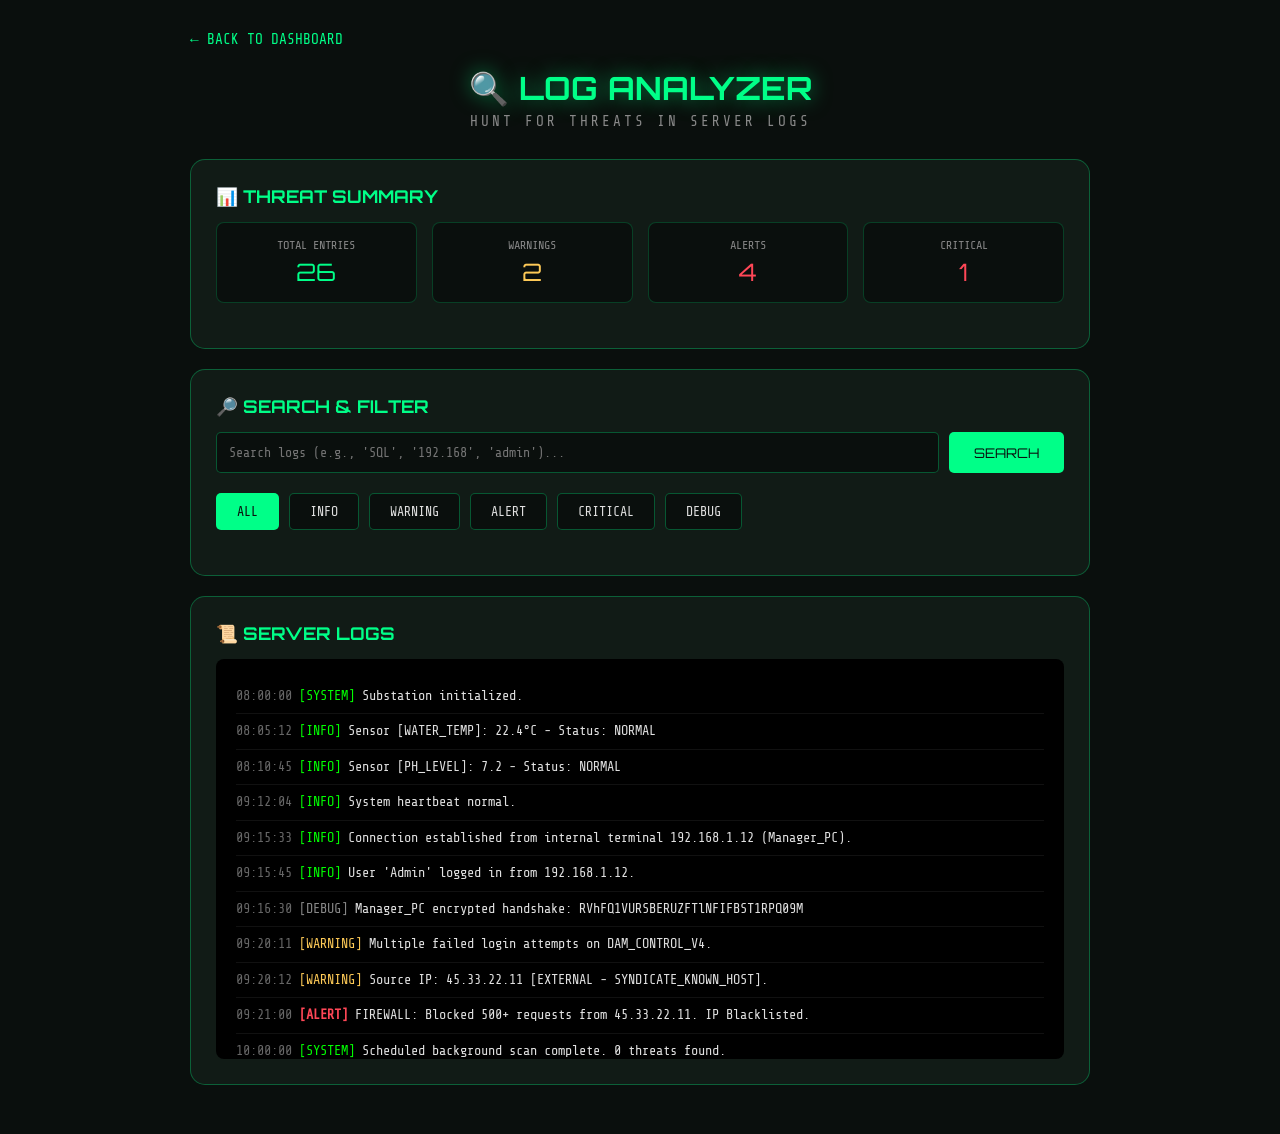
<file: log-analyzer.html>
<!DOCTYPE html>
<html lang="en">

<head>
    <meta charset="UTF-8">
    <meta name="viewport" content="width=device-width, initial-scale=1.0">
    <title>LOG ANALYZER - CODE GRی یN</title>
    <link href="https://fonts.googleapis.com/css2?family=Orbitron:wght@400;700;900&family=Share+Tech+Mono&display=swap"
        rel="stylesheet">
    <style>
        :root {
            --green-primary: #00ff88;
            --green-secondary: #00cc6a;
            --green-glow: rgba(0, 255, 136, 0.5);
            --bg-primary: #0a0f0d;
            --bg-secondary: #0d1a14;
            --bg-card: #111b16;
            --text-primary: #e0e0e0;
            --text-secondary: #888;
            --danger: #ff4757;
            --warning: #feca57;
            --success: #00ff88;
        }

        * {
            margin: 0;
            padding: 0;
            box-sizing: border-box;
        }

        body {
            font-family: 'Share Tech Mono', monospace;
            background: var(--bg-primary);
            color: var(--text-primary);
            min-height: 100vh;
            padding: 30px;
        }

        .container {
            max-width: 900px;
            margin: 0 auto;
        }

        .header {
            text-align: center;
            margin-bottom: 30px;
        }

        .logo {
            font-family: 'Orbitron', sans-serif;
            font-size: 2rem;
            color: var(--green-primary);
            text-shadow: 0 0 20px var(--green-glow);
        }

        .subtitle {
            color: var(--text-secondary);
            font-size: 0.9rem;
            letter-spacing: 3px;
            margin-top: 5px;
        }

        .back-link {
            display: inline-block;
            margin-bottom: 20px;
            color: var(--green-primary);
            text-decoration: none;
            font-size: 0.9rem;
        }

        .back-link:hover {
            text-decoration: underline;
        }

        .card {
            background: var(--bg-card);
            border: 1px solid rgba(0, 255, 136, 0.3);
            border-radius: 15px;
            padding: 25px;
            margin-bottom: 20px;
        }

        .card h2 {
            font-family: 'Orbitron', sans-serif;
            color: var(--green-primary);
            margin-bottom: 15px;
            font-size: 1.1rem;
        }

        .filters {
            display: flex;
            gap: 10px;
            flex-wrap: wrap;
            margin-bottom: 20px;
        }

        .filter-btn {
            padding: 10px 20px;
            background: var(--bg-primary);
            border: 1px solid rgba(0, 255, 136, 0.3);
            border-radius: 5px;
            color: var(--text-primary);
            cursor: pointer;
            font-family: 'Share Tech Mono', monospace;
            transition: all 0.3s ease;
        }

        .filter-btn:hover,
        .filter-btn.active {
            background: var(--green-primary);
            color: var(--bg-primary);
        }

        .log-container {
            background: #000;
            border-radius: 8px;
            padding: 20px;
            max-height: 400px;
            overflow-y: auto;
            font-size: 0.85rem;
            line-height: 1.8;
        }

        .log-entry {
            padding: 5px 0;
            border-bottom: 1px solid #111;
        }

        .log-entry:hover {
            background: rgba(0, 255, 136, 0.05);
        }

        .log-time {
            color: #666;
        }

        .log-info {
            color: #0f0;
        }

        .log-warning {
            color: var(--warning);
        }

        .log-alert {
            color: var(--danger);
            font-weight: bold;
        }

        .log-critical {
            color: #ff0000;
            font-weight: bold;
            background: rgba(255, 0, 0, 0.1);
            padding: 2px 5px;
        }

        .log-debug {
            color: #888;
        }

        .search-box {
            display: flex;
            gap: 10px;
            margin-bottom: 20px;
        }

        .search-box input {
            flex: 1;
            padding: 12px;
            background: var(--bg-primary);
            border: 1px solid rgba(0, 255, 136, 0.3);
            border-radius: 5px;
            color: var(--green-primary);
            font-family: 'Share Tech Mono', monospace;
        }

        .search-box input:focus {
            outline: none;
            border-color: var(--green-primary);
        }

        .search-box button {
            padding: 12px 25px;
            background: var(--green-primary);
            border: none;
            border-radius: 5px;
            color: var(--bg-primary);
            font-family: 'Orbitron', sans-serif;
            cursor: pointer;
        }

        .stats {
            display: grid;
            grid-template-columns: repeat(4, 1fr);
            gap: 15px;
            margin-bottom: 20px;
        }

        .stat-item {
            background: var(--bg-primary);
            padding: 15px;
            border-radius: 8px;
            text-align: center;
            border: 1px solid rgba(0, 255, 136, 0.2);
        }

        .stat-item .label {
            font-size: 0.75rem;
            color: var(--text-secondary);
            margin-bottom: 5px;
        }

        .stat-item .value {
            font-size: 1.5rem;
            font-family: 'Orbitron', sans-serif;
        }

        .stat-item .value.green {
            color: var(--success);
        }

        .stat-item .value.yellow {
            color: var(--warning);
        }

        .stat-item .value.red {
            color: var(--danger);
        }
    </style>
</head>

<body>
    <div class="container">
        <a href="index.html" class="back-link">← BACK TO DASHBOARD</a>
        <div class="header">
            <h1 class="logo">🔍 LOG ANALYZER</h1>
            <p class="subtitle">HUNT FOR THREATS IN SERVER LOGS</p>
        </div>

        <div class="card">
            <h2>📊 THREAT SUMMARY</h2>
            <div class="stats">
                <div class="stat-item">
                    <div class="label">TOTAL ENTRIES</div>
                    <div class="value green" id="stat-total">0</div>
                </div>
                <div class="stat-item">
                    <div class="label">WARNINGS</div>
                    <div class="value yellow" id="stat-warning">0</div>
                </div>
                <div class="stat-item">
                    <div class="label">ALERTS</div>
                    <div class="value red" id="stat-alert">0</div>
                </div>
                <div class="stat-item">
                    <div class="label">CRITICAL</div>
                    <div class="value red" id="stat-critical">0</div>
                </div>
            </div>
        </div>

        <div class="card">
            <h2>🔎 SEARCH & FILTER</h2>
            <div class="search-box">
                <input type="text" id="search" placeholder="Search logs (e.g., 'SQL', '192.168', 'admin')...">
                <button onclick="filterLogs()">SEARCH</button>
            </div>
            <div class="filters">
                <button class="filter-btn active" onclick="setFilter('all', this)">ALL</button>
                <button class="filter-btn" onclick="setFilter('INFO', this)">INFO</button>
                <button class="filter-btn" onclick="setFilter('WARNING', this)">WARNING</button>
                <button class="filter-btn" onclick="setFilter('ALERT', this)">ALERT</button>
                <button class="filter-btn" onclick="setFilter('CRITICAL', this)">CRITICAL</button>
                <button class="filter-btn" onclick="setFilter('DEBUG', this)">DEBUG</button>
            </div>
        </div>

        <div class="card">
            <h2>📜 SERVER LOGS</h2>
            <div class="log-container" id="log-container"></div>
        </div>
    </div>

    <script>
        const logData = [
            { time: "08:00:00", type: "SYSTEM", msg: "Substation initialized." },
            { time: "08:05:12", type: "INFO", msg: "Sensor [WATER_TEMP]: 22.4°C - Status: NORMAL" },
            { time: "08:10:45", type: "INFO", msg: "Sensor [PH_LEVEL]: 7.2 - Status: NORMAL" },
            { time: "09:12:04", type: "INFO", msg: "System heartbeat normal." },
            { time: "09:15:33", type: "INFO", msg: "Connection established from internal terminal 192.168.1.12 (Manager_PC)." },
            { time: "09:15:45", type: "INFO", msg: "User 'Admin' logged in from 192.168.1.12." },
            { time: "09:16:30", type: "DEBUG", msg: "Manager_PC encrypted handshake: RVhFQ1VURSBERUZFTlNFIFBST1RPQ09M" },
            { time: "09:20:11", type: "WARNING", msg: "Multiple failed login attempts on DAM_CONTROL_V4." },
            { time: "09:20:12", type: "WARNING", msg: "Source IP: 45.33.22.11 [EXTERNAL - SYNDICATE_KNOWN_HOST]." },
            { time: "09:21:00", type: "ALERT", msg: "FIREWALL: Blocked 500+ requests from 45.33.22.11. IP Blacklisted." },
            { time: "10:00:00", type: "SYSTEM", msg: "Scheduled background scan complete. 0 threats found." },
            { time: "10:15:10", type: "INFO", msg: "New message intercepted on internal chat server: \"Pbqr Terra vf gur sghre\" (Encrypted with ROT13)." },
            { time: "10:45:12", type: "INFO", msg: "Connection established from 192.168.1.50 [INTERNAL - BREAK_ROOM_WIFI]." },
            { time: "10:45:15", type: "DEBUG", msg: "SESSION_ID: SYND-8829-XP" },
            { time: "10:45:20", type: "DEBUG", msg: "SQL_QUERY: SELECT * FROM users WHERE username = 'admin' AND password = '' OR 1=1--';" },
            { time: "10:45:21", type: "ALERT", msg: "AUTHENTICATION BYPASS DETECTED. User 'admin' session started via SQL Injection." },
            { time: "10:45:21", type: "INFO", msg: "SOURCE_IP: 192.168.1.50" },
            { time: "10:45:25", type: "INFO", msg: "User 'admin' accessing sensitive directory: /secret/dam_valves/" },
            { time: "10:45:30", type: "CRITICAL", msg: "VALVES OPENED. Water pressure dropping in Sector 7. Warning: FLOOD HAZARD." },
            { time: "10:45:40", type: "INFO", msg: "Uploading file to external server: 'leak_report.pdf' -> 45.33.22.11" },
            { time: "10:45:45", type: "INFO", msg: "Log entry deleted by user 'admin'. (Manual log scrubbing detected!)" },
            { time: "10:45:50", type: "INFO", msg: "User 'admin' logged out." },
            { time: "10:45:55", type: "DEBUG", msg: "Final outgoing packet: [S0NLU0VPTkU9QUNDRVBURUQ=]" },
            { time: "10:46:00", type: "ALERT", msg: "SYSTEM CORRUPTION DETECTED. Malware hash found: e99a18c428cb38d5f260853678922e03" },
            { time: "10:46:05", type: "ALERT", msg: "System overheating in Control Hub. Fans at 100% capacity." },
            { time: "11:00:00", type: "SYSTEM", msg: "Emergency Lockdown initiated. Auto-rebooting to safe mode..." }
        ];

        let currentFilter = 'all';

        function renderLogs(filter = 'all', search = '') {
            const container = document.getElementById('log-container');
            container.innerHTML = '';

            let filtered = logData;
            if (filter !== 'all') {
                filtered = filtered.filter(l => l.type === filter);
            }
            if (search) {
                filtered = filtered.filter(l => l.msg.toLowerCase().includes(search.toLowerCase()) || l.time.includes(search));
            }

            filtered.forEach(log => {
                const div = document.createElement('div');
                div.className = 'log-entry';
                let typeClass = 'log-info';
                if (log.type === 'WARNING') typeClass = 'log-warning';
                if (log.type === 'ALERT') typeClass = 'log-alert';
                if (log.type === 'CRITICAL') typeClass = 'log-critical';
                if (log.type === 'DEBUG') typeClass = 'log-debug';

                div.innerHTML = `<span class="log-time">${log.time}</span> <span class="${typeClass}">[${log.type}]</span> ${log.msg}`;
                container.appendChild(div);
            });

            // Update stats
            document.getElementById('stat-total').textContent = logData.length;
            document.getElementById('stat-warning').textContent = logData.filter(l => l.type === 'WARNING').length;
            document.getElementById('stat-alert').textContent = logData.filter(l => l.type === 'ALERT').length;
            document.getElementById('stat-critical').textContent = logData.filter(l => l.type === 'CRITICAL').length;
        }

        function setFilter(type, btn) {
            currentFilter = type;
            document.querySelectorAll('.filter-btn').forEach(b => b.classList.remove('active'));
            btn.classList.add('active');
            filterLogs();
        }

        function filterLogs() {
            const search = document.getElementById('search').value;
            renderLogs(currentFilter, search);
        }

        renderLogs();
    </script>
</body>

</html>
</file>
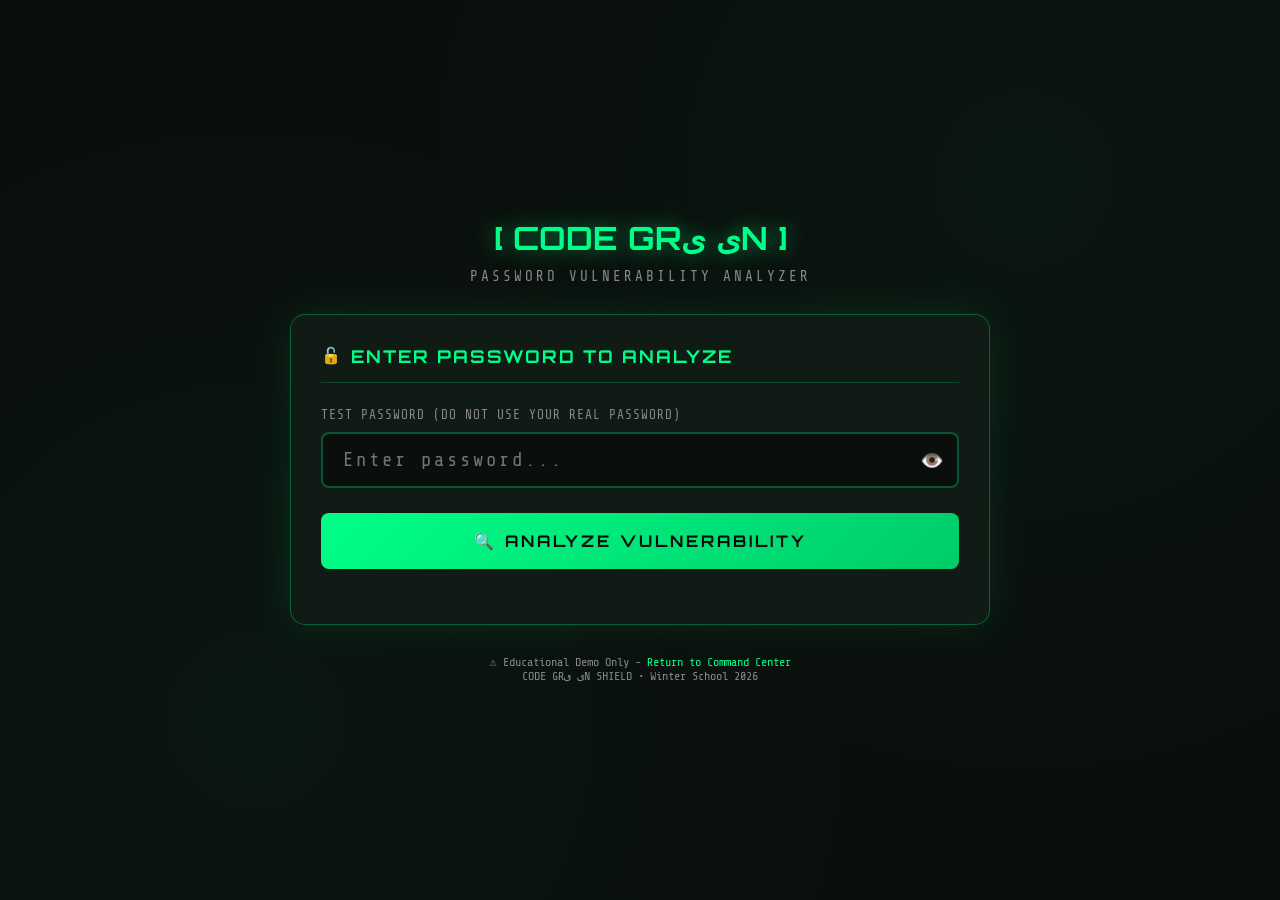
<file: password-cracker.html>
<!DOCTYPE html>
<html lang="en">

<head>
    <meta charset="UTF-8">
    <meta name="viewport" content="width=device-width, initial-scale=1.0">
    <title>PASSWORD CRACKER - CODE GRی یN</title>
    <link href="https://fonts.googleapis.com/css2?family=Orbitron:wght@400;700;900&family=Share+Tech+Mono&display=swap"
        rel="stylesheet">
    <style>
        :root {
            --green-primary: #00ff88;
            --green-secondary: #00cc6a;
            --green-glow: rgba(0, 255, 136, 0.5);
            --bg-primary: #0a0f0d;
            --bg-secondary: #0d1a14;
            --bg-card: #111b16;
            --text-primary: #e0e0e0;
            --text-secondary: #888;
            --danger: #ff4757;
            --warning: #feca57;
            --success: #00ff88;
        }

        * {
            margin: 0;
            padding: 0;
            box-sizing: border-box;
        }

        body {
            font-family: 'Share Tech Mono', monospace;
            background: var(--bg-primary);
            color: var(--text-primary);
            min-height: 100vh;
            display: flex;
            flex-direction: column;
            align-items: center;
            justify-content: center;
            padding: 20px;
            background-image:
                radial-gradient(circle at 20% 80%, rgba(0, 255, 136, 0.03) 0%, transparent 50%),
                radial-gradient(circle at 80% 20%, rgba(0, 255, 136, 0.03) 0%, transparent 50%);
        }

        .container {
            max-width: 700px;
            width: 100%;
        }

        /* Header */
        .header {
            text-align: center;
            margin-bottom: 30px;
        }

        .logo {
            font-family: 'Orbitron', sans-serif;
            font-size: 2rem;
            color: var(--green-primary);
            text-shadow: 0 0 20px var(--green-glow);
            margin-bottom: 10px;
        }

        .subtitle {
            color: var(--text-secondary);
            font-size: 0.9rem;
            letter-spacing: 3px;
        }

        /* Main Card */
        .cracker-card {
            background: var(--bg-card);
            border: 1px solid rgba(0, 255, 136, 0.3);
            border-radius: 15px;
            padding: 30px;
            box-shadow: 0 0 40px rgba(0, 255, 136, 0.1);
        }

        .card-header {
            display: flex;
            align-items: center;
            gap: 10px;
            margin-bottom: 25px;
            padding-bottom: 15px;
            border-bottom: 1px solid rgba(0, 255, 136, 0.2);
        }

        .card-header h2 {
            font-family: 'Orbitron', sans-serif;
            font-size: 1.1rem;
            color: var(--green-primary);
            letter-spacing: 2px;
        }

        /* Input Section */
        .input-section {
            margin-bottom: 25px;
        }

        .input-label {
            display: block;
            color: var(--text-secondary);
            font-size: 0.8rem;
            margin-bottom: 10px;
            letter-spacing: 1px;
        }

        .password-input-wrapper {
            position: relative;
        }

        .password-input {
            width: 100%;
            padding: 15px 50px 15px 20px;
            background: var(--bg-primary);
            border: 2px solid rgba(0, 255, 136, 0.3);
            border-radius: 8px;
            color: var(--green-primary);
            font-family: 'Share Tech Mono', monospace;
            font-size: 1.2rem;
            letter-spacing: 3px;
            transition: all 0.3s ease;
        }

        .password-input:focus {
            outline: none;
            border-color: var(--green-primary);
            box-shadow: 0 0 20px var(--green-glow);
        }

        .toggle-visibility {
            position: absolute;
            right: 15px;
            top: 50%;
            transform: translateY(-50%);
            background: none;
            border: none;
            color: var(--text-secondary);
            cursor: pointer;
            font-size: 1.2rem;
        }

        /* Crack Button */
        .crack-btn {
            width: 100%;
            padding: 18px;
            background: linear-gradient(135deg, var(--green-primary), var(--green-secondary));
            border: none;
            border-radius: 8px;
            color: var(--bg-primary);
            font-family: 'Orbitron', sans-serif;
            font-size: 1rem;
            font-weight: 700;
            letter-spacing: 3px;
            cursor: pointer;
            transition: all 0.3s ease;
            margin-bottom: 25px;
        }

        .crack-btn:hover {
            transform: translateY(-2px);
            box-shadow: 0 10px 30px var(--green-glow);
        }

        .crack-btn:disabled {
            opacity: 0.5;
            cursor: not-allowed;
        }

        /* Results Section */
        .results {
            display: none;
        }

        .results.active {
            display: block;
            animation: fadeIn 0.5s ease;
        }

        @keyframes fadeIn {
            from {
                opacity: 0;
                transform: translateY(20px);
            }

            to {
                opacity: 1;
                transform: translateY(0);
            }
        }

        /* Cracking Animation */
        .cracking-display {
            background: var(--bg-primary);
            border: 1px solid rgba(0, 255, 136, 0.2);
            border-radius: 8px;
            padding: 20px;
            margin-bottom: 20px;
            text-align: center;
        }

        .cracking-text {
            font-family: 'Orbitron', sans-serif;
            font-size: 2rem;
            color: var(--green-primary);
            letter-spacing: 8px;
            min-height: 50px;
            display: flex;
            align-items: center;
            justify-content: center;
        }

        .cracking-status {
            color: var(--text-secondary);
            font-size: 0.8rem;
            margin-top: 10px;
        }

        /* Stats Grid */
        .stats-grid {
            display: grid;
            grid-template-columns: repeat(2, 1fr);
            gap: 15px;
            margin-bottom: 20px;
        }

        .stat-box {
            background: var(--bg-primary);
            border: 1px solid rgba(0, 255, 136, 0.2);
            border-radius: 8px;
            padding: 15px;
            text-align: center;
        }

        .stat-value {
            font-family: 'Orbitron', sans-serif;
            font-size: 1.5rem;
            color: var(--green-primary);
            margin-bottom: 5px;
        }

        .stat-value.danger {
            color: var(--danger);
        }

        .stat-value.warning {
            color: var(--warning);
        }

        .stat-value.success {
            color: var(--success);
        }

        .stat-label {
            color: var(--text-secondary);
            font-size: 0.7rem;
            letter-spacing: 1px;
        }

        /* Strength Meter */
        .strength-section {
            margin-bottom: 20px;
        }

        .strength-label {
            display: flex;
            justify-content: space-between;
            margin-bottom: 8px;
        }

        .strength-text {
            font-family: 'Orbitron', sans-serif;
            font-size: 0.9rem;
        }

        .strength-bar {
            height: 8px;
            background: var(--bg-primary);
            border-radius: 4px;
            overflow: hidden;
        }

        .strength-fill {
            height: 100%;
            width: 0%;
            transition: all 0.5s ease;
            border-radius: 4px;
        }

        .strength-fill.weak {
            background: var(--danger);
            width: 20%;
        }

        .strength-fill.fair {
            background: var(--warning);
            width: 50%;
        }

        .strength-fill.good {
            background: #54a0ff;
            width: 75%;
        }

        .strength-fill.strong {
            background: var(--success);
            width: 100%;
        }

        /* Issues List */
        .issues-section h3 {
            font-family: 'Orbitron', sans-serif;
            font-size: 0.9rem;
            color: var(--danger);
            margin-bottom: 15px;
        }

        .issue-item {
            display: flex;
            align-items: center;
            gap: 10px;
            padding: 10px;
            background: rgba(255, 71, 87, 0.1);
            border-left: 3px solid var(--danger);
            margin-bottom: 8px;
            border-radius: 0 5px 5px 0;
        }

        .issue-item.good {
            background: rgba(0, 255, 136, 0.1);
            border-left-color: var(--success);
        }

        /* Common Passwords */
        .common-warning {
            background: rgba(255, 71, 87, 0.1);
            border: 1px solid var(--danger);
            border-radius: 8px;
            padding: 15px;
            margin-bottom: 20px;
            text-align: center;
        }

        .common-warning h4 {
            color: var(--danger);
            font-family: 'Orbitron', sans-serif;
            margin-bottom: 5px;
        }

        /* Tips */
        .tips-section {
            background: rgba(0, 255, 136, 0.05);
            border: 1px solid rgba(0, 255, 136, 0.2);
            border-radius: 8px;
            padding: 15px;
        }

        .tips-section h3 {
            font-family: 'Orbitron', sans-serif;
            font-size: 0.9rem;
            color: var(--green-primary);
            margin-bottom: 10px;
        }

        .tips-section ul {
            list-style: none;
            padding: 0;
        }

        .tips-section li {
            padding: 5px 0;
            padding-left: 20px;
            position: relative;
            color: var(--text-secondary);
            font-size: 0.85rem;
        }

        .tips-section li::before {
            content: '▶';
            position: absolute;
            left: 0;
            color: var(--green-primary);
            font-size: 0.6rem;
        }

        /* Footer */
        .footer {
            text-align: center;
            margin-top: 30px;
            color: var(--text-secondary);
            font-size: 0.75rem;
        }

        .footer a {
            color: var(--green-primary);
            text-decoration: none;
        }

        /* Animations */
        @keyframes glitch {

            0%,
            100% {
                transform: translateX(0);
            }

            20% {
                transform: translateX(-2px);
            }

            40% {
                transform: translateX(2px);
            }

            60% {
                transform: translateX(-1px);
            }

            80% {
                transform: translateX(1px);
            }
        }

        .glitch {
            animation: glitch 0.1s ease infinite;
        }

        @keyframes pulse {

            0%,
            100% {
                opacity: 1;
            }

            50% {
                opacity: 0.5;
            }
        }

        .pulse {
            animation: pulse 0.5s ease infinite;
        }
    </style>
</head>

<body>
    <div class="container">
        <header class="header">
            <h1 class="logo">[ CODE GRی یN ]</h1>
            <p class="subtitle">PASSWORD VULNERABILITY ANALYZER</p>
        </header>

        <div class="cracker-card">
            <div class="card-header">
                <span>🔓</span>
                <h2>ENTER PASSWORD TO ANALYZE</h2>
            </div>

            <div class="input-section">
                <label class="input-label">TEST PASSWORD (DO NOT USE YOUR REAL PASSWORD)</label>
                <div class="password-input-wrapper">
                    <input type="password" id="password-input" class="password-input" placeholder="Enter password..."
                        autocomplete="off">
                    <button class="toggle-visibility" onclick="togglePassword()">👁️</button>
                </div>
            </div>

            <button class="crack-btn" id="crack-btn" onclick="analyzePassword()">
                🔍 ANALYZE VULNERABILITY
            </button>

            <div class="results" id="results">
                <!-- Cracking Animation -->
                <div class="cracking-display" id="cracking-display">
                    <div class="cracking-text" id="cracking-text"></div>
                    <div class="cracking-status" id="cracking-status">Initializing brute-force simulation...</div>
                </div>

                <!-- Common Password Warning -->
                <div class="common-warning" id="common-warning" style="display: none;">
                    <h4>⚠️ CRITICAL: COMMON PASSWORD DETECTED</h4>
                    <p>This password appears in the top 10,000 most common passwords!</p>
                </div>

                <!-- Stats -->
                <div class="stats-grid">
                    <div class="stat-box">
                        <div class="stat-value" id="crack-time">--</div>
                        <div class="stat-label">ESTIMATED CRACK TIME</div>
                    </div>
                    <div class="stat-box">
                        <div class="stat-value" id="combinations">--</div>
                        <div class="stat-label">POSSIBLE COMBINATIONS</div>
                    </div>
                    <div class="stat-box">
                        <div class="stat-value" id="entropy">--</div>
                        <div class="stat-label">ENTROPY (BITS)</div>
                    </div>
                    <div class="stat-box">
                        <div class="stat-value" id="char-count">--</div>
                        <div class="stat-label">CHARACTER COUNT</div>
                    </div>
                </div>

                <!-- Strength Meter -->
                <div class="strength-section">
                    <div class="strength-label">
                        <span class="input-label">PASSWORD STRENGTH</span>
                        <span class="strength-text" id="strength-text">--</span>
                    </div>
                    <div class="strength-bar">
                        <div class="strength-fill" id="strength-fill"></div>
                    </div>
                </div>

                <!-- Issues -->
                <div class="issues-section" id="issues-section">
                    <h3>⚠️ VULNERABILITIES DETECTED</h3>
                    <div id="issues-list"></div>
                </div>

                <!-- Tips -->
                <div class="tips-section">
                    <h3>🛡️ AGENT SECURITY TIPS</h3>
                    <ul>
                        <li>Use at least 12 characters minimum</li>
                        <li>Mix uppercase, lowercase, numbers & symbols</li>
                        <li>Avoid dictionary words and personal info</li>
                        <li>Use a unique password for each account</li>
                        <li>Consider using a passphrase: "Correct-Horse-Battery-Staple"</li>
                    </ul>
                </div>
            </div>
        </div>

        <footer class="footer">
            <p>⚠️ Educational Demo Only - <a href="index.html">Return to Command Center</a></p>
            <p>CODE GRی یN SHIELD • Winter School 2026</p>
        </footer>
    </div>

    <script>
        // Common passwords list (top 100)
        const commonPasswords = [
            'password', '123456', '123456789', '12345678', '12345', '1234567', 'qwerty',
            'abc123', 'monkey', '1234567890', 'letmein', 'dragon', '111111', 'baseball',
            'iloveyou', 'trustno1', 'sunshine', 'master', '123123', 'welcome', 'shadow',
            'ashley', 'football', 'jesus', 'michael', 'ninja', 'mustang', 'password1',
            'password123', 'admin', 'admin123', 'root', 'toor', 'pass', 'test', 'guest',
            'qwerty123', 'login', 'starwars', 'hello', 'charlie', 'donald', 'password!',
            'qwertyuiop', 'whatever', 'passw0rd', 'batman', 'superman', 'pokemon'
        ];

        let isPasswordVisible = false;

        function togglePassword() {
            const input = document.getElementById('password-input');
            isPasswordVisible = !isPasswordVisible;
            input.type = isPasswordVisible ? 'text' : 'password';
        }

        function analyzePassword() {
            const password = document.getElementById('password-input').value;
            if (!password) {
                alert('Please enter a password to analyze!');
                return;
            }

            const results = document.getElementById('results');
            const crackBtn = document.getElementById('crack-btn');

            results.classList.add('active');
            crackBtn.disabled = true;
            crackBtn.textContent = '⏳ ANALYZING...';

            // Start cracking animation
            simulateCracking(password);
        }

        function simulateCracking(password) {
            const crackingText = document.getElementById('cracking-text');
            const crackingStatus = document.getElementById('cracking-status');
            const display = document.getElementById('cracking-display');

            let chars = 'abcdefghijklmnopqrstuvwxyzABCDEFGHIJKLMNOPQRSTUVWXYZ0123456789!@#$%^&*';
            let revealed = '';
            let attempts = 0;
            let currentIndex = 0;

            crackingText.classList.add('glitch');

            const interval = setInterval(() => {
                attempts++;

                // Generate random characters for unrevealed positions
                let display = '';
                for (let i = 0; i < password.length; i++) {
                    if (i < currentIndex) {
                        display += revealed[i];
                    } else {
                        display += chars[Math.floor(Math.random() * chars.length)];
                    }
                }

                crackingText.textContent = display;
                crackingStatus.textContent = `Attempts: ${attempts.toLocaleString()} | Trying combinations...`;

                // Reveal next character
                if (attempts % 15 === 0 && currentIndex < password.length) {
                    revealed += password[currentIndex];
                    currentIndex++;
                }

                // Complete
                if (currentIndex >= password.length) {
                    clearInterval(interval);
                    crackingText.textContent = password;
                    crackingText.classList.remove('glitch');
                    crackingText.classList.add('pulse');
                    crackingStatus.innerHTML = `<span style="color: var(--danger);">✓ PASSWORD CRACKED!</span> (${attempts.toLocaleString()} attempts simulated)`;

                    setTimeout(() => {
                        crackingText.classList.remove('pulse');
                        showResults(password);
                    }, 1000);
                }
            }, 50);
        }

        function showResults(password) {
            const crackBtn = document.getElementById('crack-btn');
            crackBtn.disabled = false;
            crackBtn.textContent = '🔍 ANALYZE ANOTHER';

            // Check if common password
            const isCommon = commonPasswords.includes(password.toLowerCase());
            document.getElementById('common-warning').style.display = isCommon ? 'block' : 'none';

            // Calculate stats
            const length = password.length;
            const hasLower = /[a-z]/.test(password);
            const hasUpper = /[A-Z]/.test(password);
            const hasNumber = /[0-9]/.test(password);
            const hasSymbol = /[^a-zA-Z0-9]/.test(password);

            let charsetSize = 0;
            if (hasLower) charsetSize += 26;
            if (hasUpper) charsetSize += 26;
            if (hasNumber) charsetSize += 10;
            if (hasSymbol) charsetSize += 32;

            const combinations = Math.pow(charsetSize, length);
            const entropy = Math.log2(combinations);
            const crackTime = calculateCrackTime(combinations, isCommon);

            // Update stats
            document.getElementById('char-count').textContent = length;
            document.getElementById('combinations').textContent = formatNumber(combinations);
            document.getElementById('entropy').textContent = entropy.toFixed(1);

            const crackTimeEl = document.getElementById('crack-time');
            crackTimeEl.textContent = crackTime.text;
            crackTimeEl.className = 'stat-value ' + crackTime.class;

            // Strength
            const strength = calculateStrength(password, isCommon);
            document.getElementById('strength-text').textContent = strength.text;
            document.getElementById('strength-text').style.color = strength.color;
            document.getElementById('strength-fill').className = 'strength-fill ' + strength.class;

            // Issues
            const issuesList = document.getElementById('issues-list');
            issuesList.innerHTML = '';

            const issues = [];
            if (length < 8) issues.push({ bad: true, text: '❌ Too short (less than 8 characters)' });
            else if (length >= 12) issues.push({ bad: false, text: '✓ Good length (12+ characters)' });
            else issues.push({ bad: true, text: '⚠️ Could be longer (8-11 characters)' });

            if (!hasLower) issues.push({ bad: true, text: '❌ No lowercase letters' });
            else issues.push({ bad: false, text: '✓ Contains lowercase letters' });

            if (!hasUpper) issues.push({ bad: true, text: '❌ No uppercase letters' });
            else issues.push({ bad: false, text: '✓ Contains uppercase letters' });

            if (!hasNumber) issues.push({ bad: true, text: '❌ No numbers' });
            else issues.push({ bad: false, text: '✓ Contains numbers' });

            if (!hasSymbol) issues.push({ bad: true, text: '❌ No special characters (!@#$%...)' });
            else issues.push({ bad: false, text: '✓ Contains special characters' });

            if (isCommon) issues.unshift({ bad: true, text: '🚨 Found in common password lists!' });

            if (/(.)\1{2,}/.test(password)) issues.push({ bad: true, text: '❌ Contains repeated characters (aaa, 111)' });
            if (/^[a-z]+$/i.test(password)) issues.push({ bad: true, text: '❌ Only letters - no numbers or symbols' });
            if (/^[0-9]+$/.test(password)) issues.push({ bad: true, text: '❌ Only numbers - easily guessable' });

            issues.forEach(issue => {
                const div = document.createElement('div');
                div.className = 'issue-item' + (issue.bad ? '' : ' good');
                div.textContent = issue.text;
                issuesList.appendChild(div);
            });
        }

        function calculateCrackTime(combinations, isCommon) {
            if (isCommon) {
                return { text: 'INSTANT', class: 'danger' };
            }

            // Assuming 10 billion guesses per second (modern GPU)
            const guessesPerSecond = 10000000000;
            const seconds = combinations / guessesPerSecond;

            if (seconds < 1) return { text: 'INSTANT', class: 'danger' };
            if (seconds < 60) return { text: seconds.toFixed(1) + ' SEC', class: 'danger' };
            if (seconds < 3600) return { text: (seconds / 60).toFixed(1) + ' MIN', class: 'danger' };
            if (seconds < 86400) return { text: (seconds / 3600).toFixed(1) + ' HOURS', class: 'warning' };
            if (seconds < 31536000) return { text: (seconds / 86400).toFixed(0) + ' DAYS', class: 'warning' };
            if (seconds < 31536000 * 100) return { text: (seconds / 31536000).toFixed(0) + ' YEARS', class: 'success' };
            if (seconds < 31536000 * 1000000) return { text: (seconds / 31536000 / 1000).toFixed(0) + 'K YEARS', class: 'success' };
            return { text: '1M+ YEARS', class: 'success' };
        }

        function calculateStrength(password, isCommon) {
            if (isCommon) return { text: 'COMPROMISED', class: 'weak', color: 'var(--danger)' };

            let score = 0;
            if (password.length >= 8) score++;
            if (password.length >= 12) score++;
            if (/[a-z]/.test(password)) score++;
            if (/[A-Z]/.test(password)) score++;
            if (/[0-9]/.test(password)) score++;
            if (/[^a-zA-Z0-9]/.test(password)) score++;

            if (score <= 2) return { text: 'WEAK', class: 'weak', color: 'var(--danger)' };
            if (score <= 4) return { text: 'FAIR', class: 'fair', color: 'var(--warning)' };
            if (score <= 5) return { text: 'GOOD', class: 'good', color: '#54a0ff' };
            return { text: 'STRONG', class: 'strong', color: 'var(--success)' };
        }

        function formatNumber(num) {
            if (num < 1000) return num.toString();
            if (num < 1000000) return (num / 1000).toFixed(1) + 'K';
            if (num < 1000000000) return (num / 1000000).toFixed(1) + 'M';
            if (num < 1000000000000) return (num / 1000000000).toFixed(1) + 'B';
            if (num < 1e15) return (num / 1e12).toFixed(1) + 'T';
            return num.toExponential(2);
        }

        // Enter key support
        document.getElementById('password-input').addEventListener('keypress', function (e) {
            if (e.key === 'Enter') {
                analyzePassword();
            }
        });
    </script>
</body>

</html>
</file>
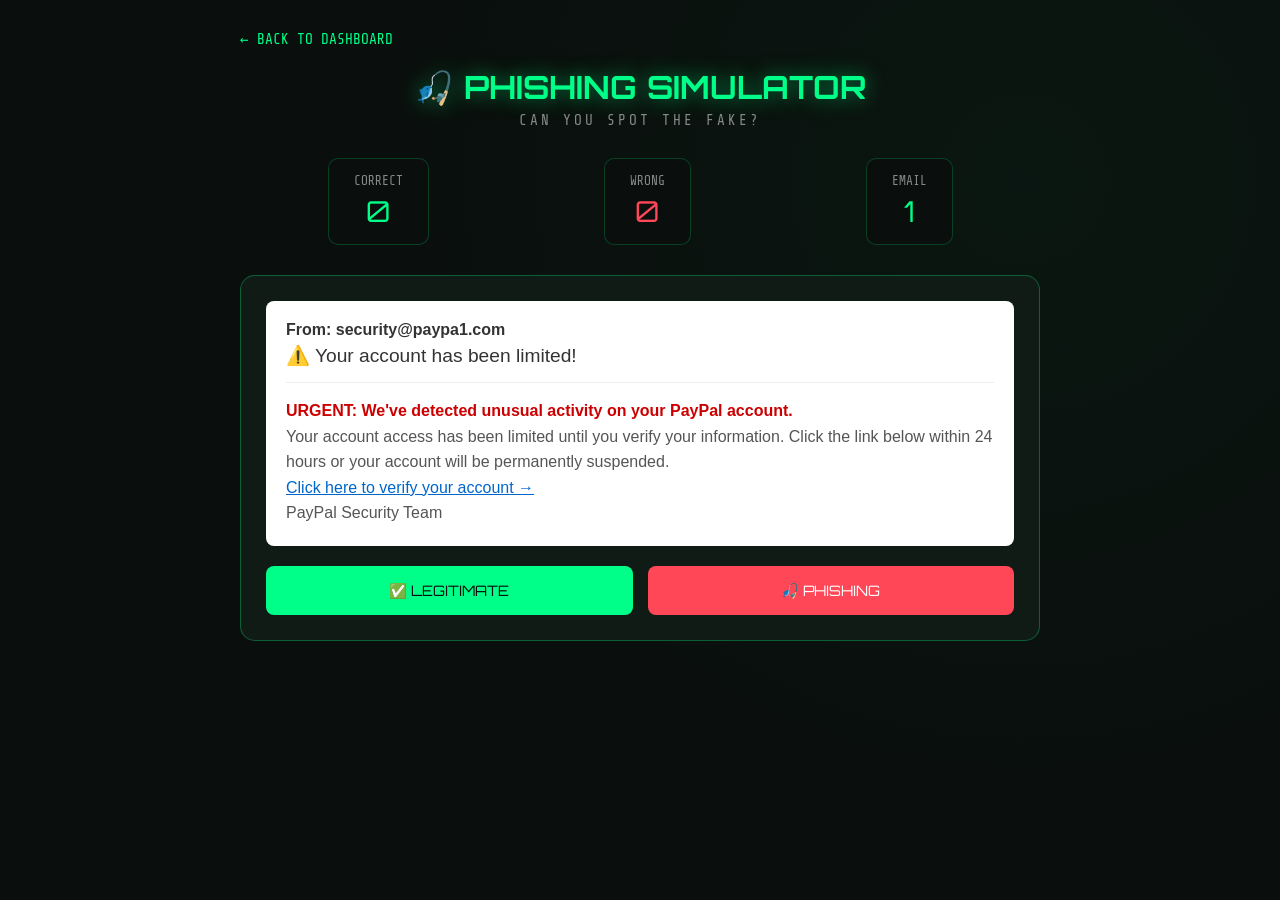
<file: phishing-simulator.html>
<!DOCTYPE html>
<html lang="en">

<head>
    <meta charset="UTF-8">
    <meta name="viewport" content="width=device-width, initial-scale=1.0">
    <title>PHISHING SIMULATOR - CODE GRی یN</title>
    <link href="https://fonts.googleapis.com/css2?family=Orbitron:wght@400;700;900&family=Share+Tech+Mono&display=swap"
        rel="stylesheet">
    <style>
        :root {
            --green-primary: #00ff88;
            --green-secondary: #00cc6a;
            --green-glow: rgba(0, 255, 136, 0.5);
            --bg-primary: #0a0f0d;
            --bg-secondary: #0d1a14;
            --bg-card: #111b16;
            --text-primary: #e0e0e0;
            --text-secondary: #888;
            --danger: #ff4757;
            --warning: #feca57;
            --success: #00ff88;
        }

        * {
            margin: 0;
            padding: 0;
            box-sizing: border-box;
        }

        body {
            font-family: 'Share Tech Mono', monospace;
            background: var(--bg-primary);
            color: var(--text-primary);
            min-height: 100vh;
            padding: 30px;
            background-image: radial-gradient(circle at 80% 20%, rgba(0, 255, 136, 0.03) 0%, transparent 50%);
        }

        .container {
            max-width: 800px;
            margin: 0 auto;
        }

        .header {
            text-align: center;
            margin-bottom: 30px;
        }

        .logo {
            font-family: 'Orbitron', sans-serif;
            font-size: 2rem;
            color: var(--green-primary);
            text-shadow: 0 0 20px var(--green-glow);
        }

        .subtitle {
            color: var(--text-secondary);
            font-size: 0.9rem;
            letter-spacing: 3px;
            margin-top: 5px;
        }

        .back-link {
            display: inline-block;
            margin-bottom: 20px;
            color: var(--green-primary);
            text-decoration: none;
            font-size: 0.9rem;
        }

        .back-link:hover {
            text-decoration: underline;
        }

        .card {
            background: var(--bg-card);
            border: 1px solid rgba(0, 255, 136, 0.3);
            border-radius: 15px;
            padding: 25px;
            margin-bottom: 20px;
        }

        .card h2 {
            font-family: 'Orbitron', sans-serif;
            color: var(--green-primary);
            margin-bottom: 15px;
            font-size: 1.1rem;
        }

        .score-board {
            display: flex;
            justify-content: space-around;
            text-align: center;
            margin-bottom: 30px;
        }

        .score-item {
            background: var(--bg-primary);
            padding: 15px 25px;
            border-radius: 10px;
            border: 1px solid rgba(0, 255, 136, 0.2);
        }

        .score-item .label {
            font-size: 0.8rem;
            color: var(--text-secondary);
            margin-bottom: 5px;
        }

        .score-item .value {
            font-size: 1.8rem;
            font-family: 'Orbitron', sans-serif;
            color: var(--green-primary);
        }

        .email-card {
            background: #fff;
            color: #333;
            border-radius: 8px;
            padding: 20px;
            margin-bottom: 20px;
            font-family: Arial, sans-serif;
        }

        .email-header {
            border-bottom: 1px solid #eee;
            padding-bottom: 15px;
            margin-bottom: 15px;
        }

        .email-from {
            font-weight: bold;
            color: #333;
        }

        .email-subject {
            font-size: 1.2rem;
            margin-top: 5px;
        }

        .email-body {
            line-height: 1.6;
            color: #555;
        }

        .email-body a {
            color: #0066cc;
            text-decoration: underline;
            cursor: pointer;
        }

        .email-body .urgent {
            color: #cc0000;
            font-weight: bold;
        }

        .btn-group {
            display: flex;
            gap: 15px;
            margin-top: 20px;
        }

        .btn {
            flex: 1;
            padding: 15px;
            border: none;
            border-radius: 8px;
            font-family: 'Orbitron', sans-serif;
            font-size: 0.9rem;
            cursor: pointer;
            transition: all 0.3s ease;
        }

        .btn-legit {
            background: var(--success);
            color: var(--bg-primary);
        }

        .btn-phish {
            background: var(--danger);
            color: #fff;
        }

        .btn:hover {
            transform: translateY(-2px);
        }

        .feedback {
            padding: 20px;
            border-radius: 8px;
            margin-top: 20px;
            display: none;
        }

        .feedback.correct {
            background: rgba(0, 255, 136, 0.1);
            border: 1px solid var(--success);
        }

        .feedback.wrong {
            background: rgba(255, 71, 87, 0.1);
            border: 1px solid var(--danger);
        }

        .feedback h3 {
            margin-bottom: 10px;
        }

        .next-btn {
            width: 100%;
            padding: 15px;
            background: linear-gradient(135deg, var(--green-primary), var(--green-secondary));
            border: none;
            border-radius: 8px;
            color: var(--bg-primary);
            font-family: 'Orbitron', sans-serif;
            font-size: 1rem;
            cursor: pointer;
            margin-top: 15px;
            display: none;
        }

        .game-over {
            text-align: center;
            padding: 40px;
        }

        .game-over h2 {
            font-size: 2rem;
            margin-bottom: 20px;
        }
    </style>
</head>

<body>
    <div class="container">
        <a href="index.html" class="back-link">← BACK TO DASHBOARD</a>
        <div class="header">
            <h1 class="logo">🎣 PHISHING SIMULATOR</h1>
            <p class="subtitle">CAN YOU SPOT THE FAKE?</p>
        </div>

        <div class="score-board">
            <div class="score-item">
                <div class="label">CORRECT</div>
                <div class="value" id="correct">0</div>
            </div>
            <div class="score-item">
                <div class="label">WRONG</div>
                <div class="value" id="wrong" style="color: var(--danger);">0</div>
            </div>
            <div class="score-item">
                <div class="label">EMAIL</div>
                <div class="value" id="current">1</div>
            </div>
        </div>

        <div id="email-container"></div>
        <div id="game-over" class="card game-over" style="display: none;">
            <h2>🏆 TRAINING COMPLETE!</h2>
            <p id="final-score"></p>
            <button class="next-btn" style="display: block;" onclick="location.reload()">RESTART TRAINING</button>
        </div>
    </div>

    <script>
        const emails = [
            {
                from: "security@paypa1.com",
                subject: "⚠️ Your account has been limited!",
                body: `<p class="urgent">URGENT: We've detected unusual activity on your PayPal account.</p><p>Your account access has been limited until you verify your information. Click the link below within 24 hours or your account will be permanently suspended.</p><p><a href="#">Click here to verify your account →</a></p><p>PayPal Security Team</p>`,
                isPhish: true,
                clues: ["The sender domain is 'paypa1.com' (with a '1' instead of 'l')", "Creates urgency with threats of suspension", "Uses generic greeting instead of your name"]
            },
            {
                from: "noreply@github.com",
                subject: "Your GitHub security key",
                body: `<p>Hi Agent,</p><p>You recently requested a security key for your GitHub account. Here is your one-time code: <strong>482910</strong></p><p>This code will expire in 10 minutes. If you didn't request this, you can safely ignore this email.</p><p>Thanks,<br>The GitHub Team</p>`,
                isPhish: false,
                clues: ["Legitimate domain 'github.com'", "Doesn't ask you to click any suspicious links", "Provides an option to ignore if not requested"]
            },
            {
                from: "admin@iba-campus.edu.pk",
                subject: "Password Reset Required - Immediate Action",
                body: `<p class="urgent">Dear Student,</p><p>Due to a security breach, all students must reset their passwords immediately. Click the button below to reset your password now.</p><p><a href="#">RESET PASSWORD NOW</a></p><p>Failure to comply within 1 hour will result in account suspension.</p><p>IT Department</p>`,
                isPhish: true,
                clues: ["Creates extreme urgency (1 hour deadline)", "Generic 'Dear Student' instead of your actual name", "Threatens account suspension to pressure you"]
            },
            {
                from: "no-reply@amazon.com",
                subject: "Your order #112-4829381-2938471 has shipped",
                body: `<p>Hello,</p><p>Your package is on its way! Track your shipment using the link in your Amazon account.</p><p><strong>Estimated delivery:</strong> January 5, 2026</p><p>Thank you for shopping with Amazon.</p>`,
                isPhish: false,
                clues: ["Official Amazon domain", "Doesn't ask for any personal information", "Refers to a specific order number"]
            },
            {
                from: "hr@code-grreen.org",
                subject: "You've won a $500 Gift Card! 🎁",
                body: `<p>Congratulations!</p><p>You've been selected as the winner of our monthly employee appreciation raffle! You've won a $500 Amazon Gift Card!</p><p>To claim your prize, please reply with your full name, address, and bank account details for direct deposit.</p><p>HR Team</p>`,
                isPhish: true,
                clues: ["Misspelled domain 'code-grreen.org' (double 'r')", "Asks for bank account details", "Too good to be true prize notification"]
            }
        ];

        let currentIndex = 0;
        let correct = 0;
        let wrong = 0;

        function showEmail(index) {
            if (index >= emails.length) {
                document.getElementById('email-container').style.display = 'none';
                document.getElementById('game-over').style.display = 'block';
                document.getElementById('final-score').innerHTML = `You correctly identified <strong style="color: var(--green-primary);">${correct}</strong> out of <strong>${emails.length}</strong> emails!<br><br>${correct === emails.length ? '🏆 PERFECT SCORE! You are a Phishing Expert!' : correct >= 3 ? '👍 Good job! Keep practicing!' : '⚠️ You need more training, Agent!'}`;
                return;
            }

            const email = emails[index];
            document.getElementById('current').textContent = index + 1;
            document.getElementById('email-container').innerHTML = `
                <div class="card">
                    <div class="email-card">
                        <div class="email-header">
                            <div class="email-from">From: ${email.from}</div>
                            <div class="email-subject">${email.subject}</div>
                        </div>
                        <div class="email-body">${email.body}</div>
                    </div>
                    <div class="btn-group">
                        <button class="btn btn-legit" onclick="checkAnswer(false)">✅ LEGITIMATE</button>
                        <button class="btn btn-phish" onclick="checkAnswer(true)">🎣 PHISHING</button>
                    </div>
                    <div id="feedback" class="feedback"></div>
                    <button id="next-btn" class="next-btn" onclick="nextEmail()">NEXT EMAIL →</button>
                </div>
            `;
        }

        function checkAnswer(guessedPhish) {
            const email = emails[currentIndex];
            const feedback = document.getElementById('feedback');
            const nextBtn = document.getElementById('next-btn');
            const isCorrect = guessedPhish === email.isPhish;

            if (isCorrect) {
                correct++;
                document.getElementById('correct').textContent = correct;
                feedback.className = 'feedback correct';
                feedback.innerHTML = `<h3 style="color: var(--success);">✅ CORRECT!</h3><p>${email.isPhish ? 'This was indeed a phishing email!' : 'This was a legitimate email.'}</p><p><strong>Clues:</strong><br>• ${email.clues.join('<br>• ')}</p>`;
            } else {
                wrong++;
                document.getElementById('wrong').textContent = wrong;
                feedback.className = 'feedback wrong';
                feedback.innerHTML = `<h3 style="color: var(--danger);">❌ INCORRECT!</h3><p>${email.isPhish ? 'This was actually a PHISHING email!' : 'This was actually a legitimate email.'}</p><p><strong>Clues you missed:</strong><br>• ${email.clues.join('<br>• ')}</p>`;
            }

            feedback.style.display = 'block';
            nextBtn.style.display = 'block';
            document.querySelectorAll('.btn-group .btn').forEach(btn => btn.disabled = true);
        }

        function nextEmail() {
            currentIndex++;
            showEmail(currentIndex);
        }

        showEmail(0);
    </script>
</body>

</html>
</file>
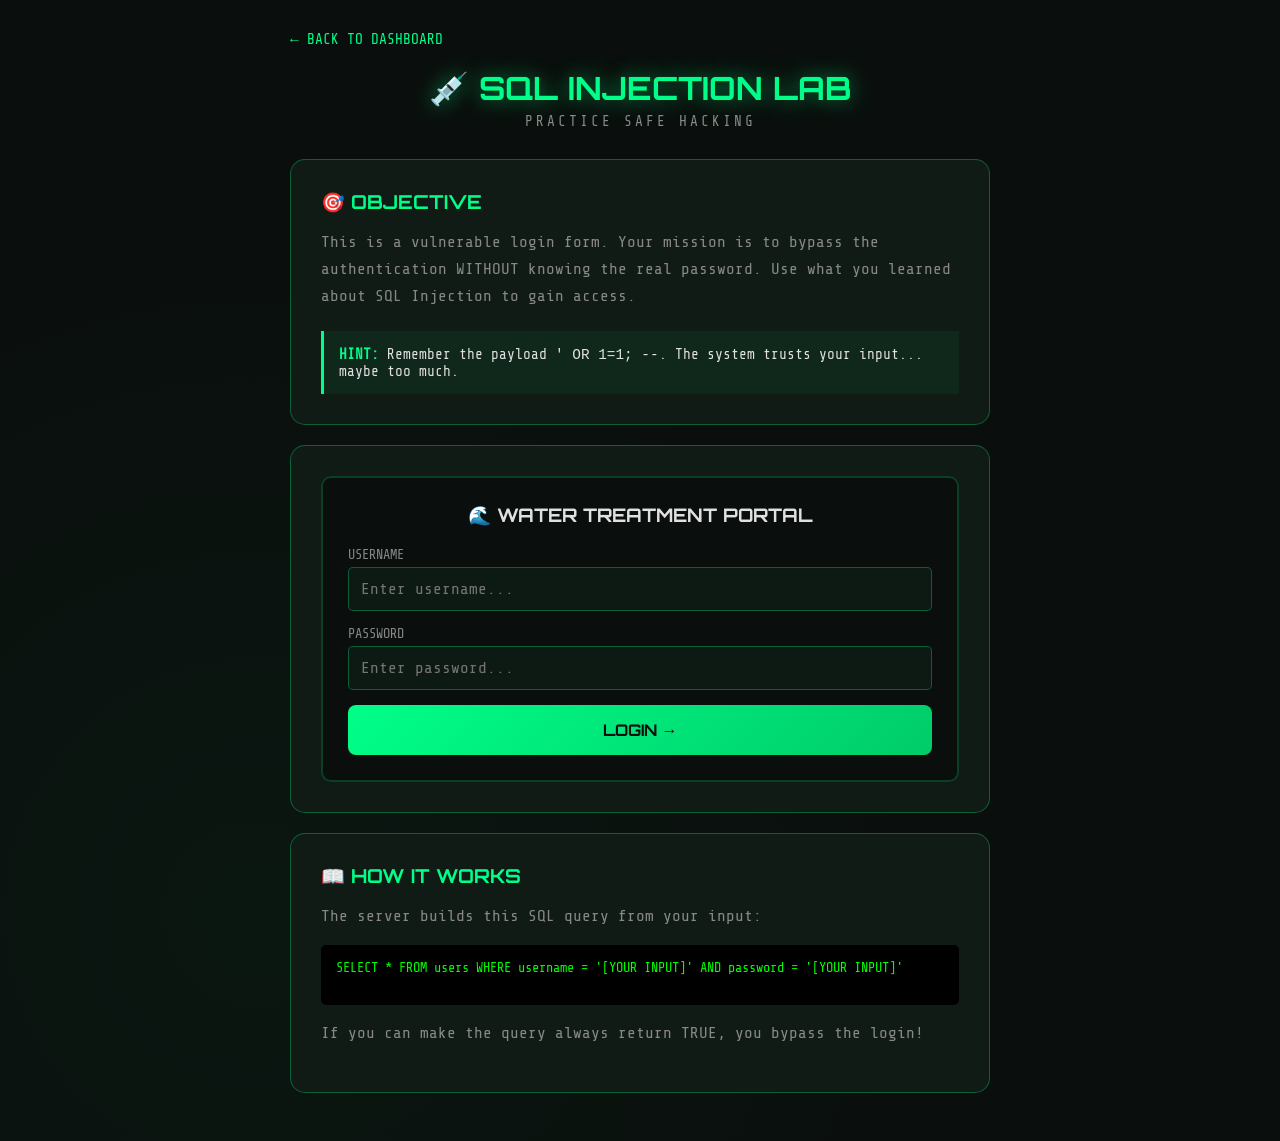
<file: sql-injection-lab.html>
<!DOCTYPE html>
<html lang="en">

<head>
    <meta charset="UTF-8">
    <meta name="viewport" content="width=device-width, initial-scale=1.0">
    <title>SQL INJECTION LAB - CODE GRی یN</title>
    <link href="https://fonts.googleapis.com/css2?family=Orbitron:wght@400;700;900&family=Share+Tech+Mono&display=swap"
        rel="stylesheet">
    <style>
        :root {
            --green-primary: #00ff88;
            --green-secondary: #00cc6a;
            --green-glow: rgba(0, 255, 136, 0.5);
            --bg-primary: #0a0f0d;
            --bg-secondary: #0d1a14;
            --bg-card: #111b16;
            --text-primary: #e0e0e0;
            --text-secondary: #888;
            --danger: #ff4757;
            --success: #00ff88;
        }

        * {
            margin: 0;
            padding: 0;
            box-sizing: border-box;
        }

        body {
            font-family: 'Share Tech Mono', monospace;
            background: var(--bg-primary);
            color: var(--text-primary);
            min-height: 100vh;
            display: flex;
            flex-direction: column;
            align-items: center;
            padding: 30px;
            background-image: radial-gradient(circle at 20% 80%, rgba(0, 255, 136, 0.03) 0%, transparent 50%);
        }

        .container {
            max-width: 700px;
            width: 100%;
        }

        .header {
            text-align: center;
            margin-bottom: 30px;
        }

        .logo {
            font-family: 'Orbitron', sans-serif;
            font-size: 2rem;
            color: var(--green-primary);
            text-shadow: 0 0 20px var(--green-glow);
        }

        .subtitle {
            color: var(--text-secondary);
            font-size: 0.9rem;
            letter-spacing: 3px;
            margin-top: 5px;
        }

        .back-link {
            display: inline-block;
            margin-bottom: 20px;
            color: var(--green-primary);
            text-decoration: none;
            font-size: 0.9rem;
        }

        .back-link:hover {
            text-decoration: underline;
        }

        .card {
            background: var(--bg-card);
            border: 1px solid rgba(0, 255, 136, 0.3);
            border-radius: 15px;
            padding: 30px;
            margin-bottom: 20px;
        }

        .card h2 {
            font-family: 'Orbitron', sans-serif;
            color: var(--green-primary);
            margin-bottom: 15px;
            font-size: 1.2rem;
        }

        .card p {
            color: var(--text-secondary);
            line-height: 1.7;
            margin-bottom: 15px;
        }

        .login-box {
            background: var(--bg-primary);
            border: 2px solid rgba(0, 255, 136, 0.2);
            border-radius: 10px;
            padding: 25px;
        }

        .login-box h3 {
            text-align: center;
            color: var(--text-primary);
            margin-bottom: 20px;
            font-family: 'Orbitron', sans-serif;
        }

        .form-group {
            margin-bottom: 15px;
        }

        .form-group label {
            display: block;
            color: var(--text-secondary);
            margin-bottom: 5px;
            font-size: 0.85rem;
        }

        .form-group input {
            width: 100%;
            padding: 12px;
            background: var(--bg-secondary);
            border: 1px solid rgba(0, 255, 136, 0.3);
            border-radius: 5px;
            color: var(--green-primary);
            font-family: 'Share Tech Mono', monospace;
            font-size: 1rem;
        }

        .form-group input:focus {
            outline: none;
            border-color: var(--green-primary);
            box-shadow: 0 0 10px var(--green-glow);
        }

        .login-btn {
            width: 100%;
            padding: 15px;
            background: linear-gradient(135deg, var(--green-primary), var(--green-secondary));
            border: none;
            border-radius: 8px;
            color: var(--bg-primary);
            font-family: 'Orbitron', sans-serif;
            font-size: 1rem;
            font-weight: 700;
            cursor: pointer;
            transition: all 0.3s ease;
        }

        .login-btn:hover {
            transform: translateY(-2px);
            box-shadow: 0 10px 30px var(--green-glow);
        }

        .result {
            margin-top: 20px;
            padding: 15px;
            border-radius: 8px;
            text-align: center;
            display: none;
        }

        .result.success {
            background: rgba(0, 255, 136, 0.1);
            border: 1px solid var(--success);
            color: var(--success);
        }

        .result.fail {
            background: rgba(255, 71, 87, 0.1);
            border: 1px solid var(--danger);
            color: var(--danger);
        }

        .hint {
            background: rgba(0, 255, 136, 0.05);
            border-left: 3px solid var(--green-primary);
            padding: 15px;
            margin-top: 20px;
            font-size: 0.9rem;
        }

        .hint strong {
            color: var(--green-primary);
        }

        .query-display {
            background: #000;
            padding: 15px;
            border-radius: 5px;
            font-size: 0.85rem;
            color: #0f0;
            margin-top: 15px;
            overflow-x: auto;
            white-space: pre-wrap;
            word-break: break-all;
        }
    </style>
</head>

<body>
    <div class="container">
        <a href="index.html" class="back-link">← BACK TO DASHBOARD</a>
        <div class="header">
            <h1 class="logo">💉 SQL INJECTION LAB</h1>
            <p class="subtitle">PRACTICE SAFE HACKING</p>
        </div>

        <div class="card">
            <h2>🎯 OBJECTIVE</h2>
            <p>This is a vulnerable login form. Your mission is to bypass the authentication WITHOUT knowing the real
                password. Use what you learned about SQL Injection to gain access.</p>
            <div class="hint">
                <strong>HINT:</strong> Remember the payload <code>' OR 1=1; --</code>. The system trusts your input...
                maybe too much.
            </div>
        </div>

        <div class="card">
            <div class="login-box">
                <h3>🌊 WATER TREATMENT PORTAL</h3>
                <form id="login-form">
                    <div class="form-group">
                        <label>USERNAME</label>
                        <input type="text" id="username" placeholder="Enter username...">
                    </div>
                    <div class="form-group">
                        <label>PASSWORD</label>
                        <input type="password" id="password" placeholder="Enter password...">
                    </div>
                    <button type="submit" class="login-btn">LOGIN →</button>
                </form>
                <div id="query-display" class="query-display" style="display: none;"></div>
                <div id="result" class="result"></div>
            </div>
        </div>

        <div class="card">
            <h2>📖 HOW IT WORKS</h2>
            <p>The server builds this SQL query from your input:</p>
            <div class="query-display">SELECT * FROM users WHERE username = '[YOUR INPUT]' AND password = '[YOUR INPUT]'
            </div>
            <p style="margin-top: 15px;">If you can make the query always return TRUE, you bypass the login!</p>
        </div>
    </div>

    <script>
        const form = document.getElementById('login-form');
        const result = document.getElementById('result');
        const queryDisplay = document.getElementById('query-display');

        form.addEventListener('submit', (e) => {
            e.preventDefault();
            const username = document.getElementById('username').value;
            const password = document.getElementById('password').value;

            // Show the query being "executed"
            const query = `SELECT * FROM users WHERE username = '${username}' AND password = '${password}'`;
            queryDisplay.textContent = "EXECUTING: " + query;
            queryDisplay.style.display = 'block';

            // Check for SQL injection patterns
            const sqliPatterns = ["' OR 1=1", "' OR '1'='1", "admin'--", "' OR ''='", "1=1"];
            const isInjected = sqliPatterns.some(pattern => username.toLowerCase().includes(pattern.toLowerCase()) || password.toLowerCase().includes(pattern.toLowerCase()));

            setTimeout(() => {
                result.style.display = 'block';
                if (isInjected) {
                    result.className = 'result success';
                    result.innerHTML = '🎉 <strong>ACCESS GRANTED!</strong><br>SQL Injection Successful! You bypassed authentication.';
                } else if (username === 'admin' && password === 'securepassword123') {
                    result.className = 'result success';
                    result.innerHTML = '✅ <strong>ACCESS GRANTED!</strong><br>You used the correct credentials. But can you hack in without them?';
                } else {
                    result.className = 'result fail';
                    result.innerHTML = '❌ <strong>ACCESS DENIED!</strong><br>Invalid credentials. Try using SQL Injection...';
                }
            }, 500);
        });
    </script>
</body>

</html>
</file>
<file: styles.css>
/* ================================
   CODE GREEN SHIELD - INSTRUCTOR DASHBOARD
   High-Tech Command Center Styles v2.0
   ================================ */

/* CSS Variables */
:root {
    --bg-primary: #0a0f0d;
    --bg-secondary: #111916;
    --bg-card: rgba(17, 25, 22, 0.85);
    --bg-card-solid: #111916;
    --green-primary: #00ff88;
    --green-secondary: #00cc6a;
    --green-dark: #00a854;
    --green-glow: rgba(0, 255, 136, 0.3);
    --green-glow-strong: rgba(0, 255, 136, 0.5);
    --text-primary: #e0e0e0;
    --text-secondary: #a0a0a0;
    --accent-purple: #6c5ce7;
    --accent-purple-glow: rgba(108, 92, 231, 0.3);
    --accent-pink: #fd79a8;
    --accent-pink-glow: rgba(253, 121, 168, 0.3);
    --accent-orange: #fdcb6e;
    --accent-cyan: #00cec9;
    --danger: #ff6b6b;
    --warning: #feca57;
    --success: #00ff88;
    --font-display: 'Orbitron', sans-serif;
    --font-mono: 'JetBrains Mono', monospace;
    --border-radius: 16px;
    --border-radius-sm: 8px;
    --transition: all 0.3s cubic-bezier(0.4, 0, 0.2, 1);
    --transition-fast: all 0.15s ease;
}

/* Reset & Base */
*,
*::before,
*::after {
    margin: 0;
    padding: 0;
    box-sizing: border-box;
}

html {
    scroll-behavior: smooth;
}

body {
    font-family: var(--font-mono);
    background: var(--bg-primary);
    color: var(--text-primary);
    min-height: 100vh;
    overflow-x: hidden;
    line-height: 1.6;
}

/* Canvas Backgrounds */
#matrix-canvas,
#particle-canvas {
    position: fixed;
    top: 0;
    left: 0;
    width: 100%;
    height: 100%;
    z-index: -1;
    pointer-events: none;
}

#matrix-canvas {
    opacity: 0.12;
}

#particle-canvas {
    opacity: 0.4;
    z-index: -2;
}

/* Container */
.container {
    max-width: 1500px;
    margin: 0 auto;
    padding: 15px 20px;
    position: relative;
    z-index: 1;
}

/* ================================
   TOP BAR
   ================================ */
.top-bar {
    display: flex;
    justify-content: space-between;
    align-items: center;
    padding: 12px 20px;
    background: rgba(17, 25, 22, 0.6);
    border: 1px solid rgba(0, 255, 136, 0.2);
    border-radius: var(--border-radius-sm);
    margin-bottom: 15px;
    backdrop-filter: blur(10px);
}

.live-clock {
    display: flex;
    align-items: center;
    gap: 12px;
    font-family: var(--font-display);
    font-size: 1rem;
    color: var(--green-primary);
}

.clock-icon {
    font-size: 1.2rem;
    animation: pulse 2s ease-in-out infinite;
}

.clock-divider {
    color: var(--text-secondary);
    opacity: 0.5;
}

#live-date {
    color: var(--text-secondary);
    font-size: 0.85rem;
}

.top-controls {
    display: flex;
    gap: 10px;
}

.control-btn {
    width: 40px;
    height: 40px;
    background: rgba(0, 255, 136, 0.1);
    border: 1px solid rgba(0, 255, 136, 0.3);
    border-radius: var(--border-radius-sm);
    color: var(--green-primary);
    font-size: 1.2rem;
    cursor: pointer;
    transition: var(--transition);
    display: flex;
    align-items: center;
    justify-content: center;
}

.control-btn:hover {
    background: rgba(0, 255, 136, 0.2);
    border-color: var(--green-primary);
    transform: scale(1.1);
}

.control-btn.muted {
    color: var(--text-secondary);
    border-color: rgba(255, 255, 255, 0.2);
}

/* ================================
   HEADER
   ================================ */
.header {
    display: grid;
    grid-template-columns: 1fr auto 1fr;
    align-items: center;
    padding: 25px 30px;
    background: var(--bg-card);
    border: 1px solid var(--green-primary);
    border-radius: var(--border-radius);
    margin-bottom: 20px;
    backdrop-filter: blur(15px);
    box-shadow:
        0 0 40px var(--green-glow),
        inset 0 0 80px rgba(0, 255, 136, 0.03);
    animation: headerPulse 4s ease-in-out infinite;
    position: relative;
    overflow: hidden;
}

.header::before {
    content: '';
    position: absolute;
    top: 0;
    left: -100%;
    width: 200%;
    height: 2px;
    background: linear-gradient(90deg, transparent, var(--green-primary), transparent);
    animation: scanLine 3s linear infinite;
}

@keyframes scanLine {
    0% {
        left: -100%;
    }

    100% {
        left: 100%;
    }
}

@keyframes headerPulse {

    0%,
    100% {
        border-color: var(--green-primary);
        box-shadow: 0 0 40px var(--green-glow);
    }

    50% {
        border-color: var(--green-secondary);
        box-shadow: 0 0 60px var(--green-glow-strong);
    }
}

.header-left,
.header-right {
    display: flex;
    align-items: center;
}

.header-left {
    justify-content: flex-start;
}

.header-right {
    justify-content: flex-end;
}

.network-status {
    display: flex;
    align-items: center;
    gap: 10px;
    font-size: 0.75rem;
    color: var(--green-secondary);
    text-transform: uppercase;
    letter-spacing: 1px;
}

.network-dot {
    width: 10px;
    height: 10px;
    background: var(--green-primary);
    border-radius: 50%;
    animation: networkPulse 1.5s ease-in-out infinite;
}

@keyframes networkPulse {

    0%,
    100% {
        opacity: 1;
        box-shadow: 0 0 5px var(--green-primary);
    }

    50% {
        opacity: 0.5;
        box-shadow: 0 0 15px var(--green-primary);
    }
}

/* Interactive Circuit Canvas */
#circuit-canvas {
    position: absolute;
    top: 0;
    left: 0;
    width: 100%;
    height: 100%;
    pointer-events: none;
    z-index: 0;
}

.logo-container {
    text-align: center;
    position: relative;
}

.logo-glow {
    position: absolute;
    top: 50%;
    left: 50%;
    transform: translate(-50%, -50%);
    width: 300px;
    height: 150px;
    background: radial-gradient(ellipse, var(--green-glow) 0%, transparent 70%);
    filter: blur(30px);
    animation: glowPulse 2s ease-in-out infinite;
    pointer-events: none;
}

.logo-ring {
    position: absolute;
    top: 50%;
    left: 50%;
    transform: translate(-50%, -50%);
    width: 200px;
    height: 80px;
    border: 1px solid rgba(0, 255, 136, 0.2);
    border-radius: 50%;
    animation: ringRotate 20s linear infinite;
}

@keyframes ringRotate {
    from {
        transform: translate(-50%, -50%) rotateX(60deg) rotateZ(0deg);
    }

    to {
        transform: translate(-50%, -50%) rotateX(60deg) rotateZ(360deg);
    }
}

@keyframes glowPulse {

    0%,
    100% {
        opacity: 0.5;
        transform: translate(-50%, -50%) scale(1);
    }

    50% {
        opacity: 0.8;
        transform: translate(-50%, -50%) scale(1.1);
    }
}

.logo {
    font-family: var(--font-display);
    font-size: 2.8rem;
    font-weight: 900;
    color: var(--green-primary);
    text-shadow:
        0 0 10px var(--green-primary),
        0 0 20px var(--green-primary),
        0 0 40px var(--green-primary),
        0 0 80px var(--green-glow);
    letter-spacing: 4px;
    position: relative;
}

.logo-bracket {
    color: var(--text-secondary);
    opacity: 0.5;
    font-weight: 400;
}

.green-accent {
    color: var(--green-secondary);
    animation: flicker 5s ease-in-out infinite;
}

@keyframes flicker {

    0%,
    100% {
        opacity: 1;
    }

    92% {
        opacity: 1;
    }

    93% {
        opacity: 0.3;
    }

    94% {
        opacity: 1;
    }

    96% {
        opacity: 0.5;
    }

    97% {
        opacity: 1;
    }
}

.tagline {
    font-size: 0.85rem;
    color: var(--text-secondary);
    letter-spacing: 4px;
    margin-top: 8px;
    display: flex;
    align-items: center;
    justify-content: center;
    gap: 10px;
}

.tagline-icon {
    color: var(--green-secondary);
    font-size: 0.5rem;
}

/* Threat Level */
.threat-level {
    text-align: right;
}

.threat-label {
    display: block;
    font-size: 0.7rem;
    color: var(--text-secondary);
    letter-spacing: 2px;
    margin-bottom: 8px;
}

.threat-gauge {
    width: 180px;
    height: 10px;
    background: var(--bg-primary);
    border-radius: 5px;
    overflow: hidden;
    border: 1px solid rgba(254, 202, 87, 0.5);
    position: relative;
}

.threat-segments {
    position: absolute;
    top: 0;
    left: 0;
    right: 0;
    bottom: 0;
    display: flex;
}

.threat-segments span {
    flex: 1;
    border-right: 1px solid rgba(10, 15, 13, 0.5);
}

.threat-segments span:last-child {
    border-right: none;
}

.threat-fill {
    width: 65%;
    height: 100%;
    background: linear-gradient(90deg, var(--success), var(--warning), var(--danger));
    border-radius: 5px;
    animation: threatPulse 2s ease-in-out infinite;
    position: relative;
    z-index: 1;
}

@keyframes threatPulse {

    0%,
    100% {
        opacity: 1;
    }

    50% {
        opacity: 0.7;
    }
}

.threat-status {
    display: block;
    font-family: var(--font-display);
    font-size: 0.85rem;
    color: var(--warning);
    margin-top: 8px;
    animation: blink 1.5s step-end infinite;
}

@keyframes blink {
    50% {
        opacity: 0.5;
    }
}

/* ================================
   PARALLAX BACKGROUND
   ================================ */
.parallax-container {
    position: fixed;
    top: 0;
    left: 0;
    width: 100%;
    height: 100%;
    z-index: -5;
    pointer-events: none;
    overflow: hidden;
}

.parallax-layer {
    position: absolute;
    top: 0;
    left: 0;
    width: 100%;
    height: 200%;
    will-change: transform;
}

/* Layer 1 - Far background (slowest) - Grid pattern */
.layer-1 {
    background-image:
        linear-gradient(rgba(0, 255, 136, 0.03) 1px, transparent 1px),
        linear-gradient(90deg, rgba(0, 255, 136, 0.03) 1px, transparent 1px);
    background-size: 100px 100px;
    opacity: 0.5;
}

/* Layer 2 - Mid background - Larger grid with dots */
.layer-2 {
    background-image:
        radial-gradient(circle at center, rgba(0, 255, 136, 0.08) 1px, transparent 1px),
        linear-gradient(rgba(0, 255, 136, 0.02) 1px, transparent 1px),
        linear-gradient(90deg, rgba(0, 255, 136, 0.02) 1px, transparent 1px);
    background-size: 50px 50px, 50px 50px, 50px 50px;
    opacity: 0.6;
}

/* Layer 3 - Near background (fastest) - Circuit-like lines */
.layer-3 {
    background-image:
        radial-gradient(circle at 20% 30%, rgba(0, 255, 136, 0.1) 2px, transparent 2px),
        radial-gradient(circle at 80% 70%, rgba(0, 255, 136, 0.08) 1px, transparent 1px),
        radial-gradient(circle at 50% 50%, rgba(0, 255, 136, 0.05) 1.5px, transparent 1.5px),
        linear-gradient(45deg, transparent 48%, rgba(0, 255, 136, 0.03) 49%, rgba(0, 255, 136, 0.03) 51%, transparent 52%);
    background-size: 200px 200px, 150px 150px, 100px 100px, 80px 80px;
    opacity: 0.7;
}

#particle-canvas {
    display: flex;
    gap: 5px;
    background: var(--bg-card);
    border: 1px solid rgba(0, 255, 136, 0.2);
    border-radius: var(--border-radius);
    padding: 8px;
    margin-bottom: 25px;
    backdrop-filter: blur(10px);
}

/* ================================
   TAB NAVIGATION
   ================================ */
.tab-nav {
    display: flex;
    gap: 5px;
    background: var(--bg-card);
    border: 1px solid rgba(0, 255, 136, 0.2);
    border-radius: var(--border-radius);
    padding: 8px;
    margin-bottom: 25px;
    backdrop-filter: blur(10px);
}

.tab-btn {
    flex: 1;
    display: flex;
    align-items: center;
    justify-content: center;
    gap: 10px;
    padding: 14px 20px;
    background: transparent;
    border: none;
    border-radius: 8px;
    cursor: pointer;
    transition: all 0.3s ease;
    position: relative;
    overflow: hidden;
}

.tab-btn::before {
    content: '';
    position: absolute;
    bottom: 0;
    left: 50%;
    transform: translateX(-50%);
    width: 0;
    height: 3px;
    background: var(--green-primary);
    transition: width 0.3s ease;
    border-radius: 3px;
}

.tab-btn:hover::before {
    width: 60%;
}

.tab-btn.active::before {
    width: 80%;
    box-shadow: 0 0 15px var(--green-glow);
}

.tab-icon {
    font-size: 1.2rem;
}

.tab-text {
    font-family: var(--font-display);
    font-size: 0.85rem;
    font-weight: 600;
    letter-spacing: 1px;
    color: var(--text-secondary);
    transition: color 0.3s ease;
}

.tab-btn:hover .tab-text {
    color: var(--text-primary);
}

.tab-btn.active {
    background: rgba(0, 255, 136, 0.1);
}

.tab-btn.active .tab-text {
    color: var(--green-primary);
}

/* Tab Panels */
.tab-panel {
    display: none;
    animation: fadeIn 0.4s ease;
}

.tab-panel.active {
    display: block;
}

@keyframes fadeIn {
    from {
        opacity: 0;
        transform: translateY(10px);
    }

    to {
        opacity: 1;
        transform: translateY(0);
    }
}

/* ================================
   STATS BAR
   ================================ */
.stats-bar {
    display: grid;
    grid-template-columns: repeat(4, 1fr);
    gap: 15px;
    margin-bottom: 20px;
}

.stat-card {
    display: flex;
    align-items: center;
    gap: 15px;
    padding: 20px;
    background: var(--bg-card);
    border: 1px solid rgba(0, 255, 136, 0.2);
    border-radius: var(--border-radius-sm);
    backdrop-filter: blur(10px);
    transition: var(--transition);
}

.stat-card:hover {
    border-color: var(--green-primary);
    transform: translateY(-3px);
    box-shadow: 0 10px 30px rgba(0, 0, 0, 0.3);
}

.stat-card.danger {
    border-color: rgba(255, 107, 107, 0.3);
}

.stat-card.danger:hover {
    border-color: var(--danger);
}

.stat-card .stat-icon {
    font-size: 2rem;
}

.stat-card .stat-info {
    display: flex;
    flex-direction: column;
}

.stat-card .stat-number {
    font-family: var(--font-display);
    font-size: 1.8rem;
    font-weight: 700;
    color: var(--green-primary);
    line-height: 1;
}

.stat-card.danger .stat-number {
    color: var(--danger);
}

.stat-card .stat-label {
    font-size: 0.7rem;
    color: var(--text-secondary);
    text-transform: uppercase;
    letter-spacing: 1px;
    margin-top: 4px;
}

/* ================================
   TERMINAL & LEADERBOARD GRID
   ================================ */
.terminal-grid {
    display: grid;
    grid-template-columns: 1fr 1fr;
    gap: 20px;
    margin-bottom: 20px;
}

/* ================================
   TERMINAL
   ================================ */

.terminal {
    background: #0d1117;
    border: 1px solid #30363d;
    border-radius: var(--border-radius);
    overflow: hidden;
    box-shadow: 0 10px 40px rgba(0, 0, 0, 0.5);
}

.terminal-header {
    display: flex;
    align-items: center;
    padding: 12px 16px;
    background: #161b22;
    border-bottom: 1px solid #30363d;
}

.terminal-dots {
    display: flex;
    gap: 8px;
}

.terminal-dot {
    width: 12px;
    height: 12px;
    border-radius: 50%;
}

.terminal-dot.red {
    background: #ff5f56;
}

.terminal-dot.yellow {
    background: #ffbd2e;
}

.terminal-dot.green {
    background: #27ca40;
}

.terminal-title {
    flex: 1;
    margin-left: 15px;
    font-size: 0.8rem;
    color: var(--text-secondary);
}

.terminal-controls {
    display: flex;
    gap: 8px;
}

.terminal-btn {
    padding: 4px 10px;
    background: rgba(0, 255, 136, 0.1);
    border: 1px solid rgba(0, 255, 136, 0.3);
    border-radius: 4px;
    color: var(--green-secondary);
    font-family: var(--font-mono);
    font-size: 0.7rem;
    cursor: pointer;
    transition: var(--transition-fast);
}

.terminal-btn:hover {
    background: rgba(0, 255, 136, 0.2);
    border-color: var(--green-primary);
}

.terminal-body {
    padding: 20px;
    font-family: var(--font-mono);
    font-size: 0.85rem;
    line-height: 1.8;
    max-height: 180px;
    overflow-y: auto;
}

.terminal-body p {
    color: var(--green-primary);
    margin-bottom: 4px;
}

.terminal-time {
    color: var(--text-secondary);
    margin-right: 5px;
}

.terminal-body .success {
    color: var(--success);
    font-weight: bold;
}

.terminal-body .warning {
    color: var(--warning);
    font-weight: bold;
}

.terminal-body .cursor {
    animation: cursorBlink 1s step-end infinite;
    color: var(--green-primary);
}

@keyframes cursorBlink {

    0%,
    100% {
        opacity: 1;
    }

    50% {
        opacity: 0;
    }
}

/* ================================
   AGENT LEADERBOARD
   ================================ */
.leaderboard-panel {
    background: #0d1117;
    border: 1px solid #30363d;
    border-radius: var(--border-radius);
    overflow: hidden;
    box-shadow: 0 10px 40px rgba(0, 0, 0, 0.5);
    display: flex;
    flex-direction: column;
}

.leaderboard-header {
    display: flex;
    align-items: center;
    gap: 10px;
    padding: 12px 16px;
    background: #161b22;
    border-bottom: 1px solid #30363d;
}

.leaderboard-icon {
    font-size: 1.2rem;
}

.leaderboard-title {
    font-family: var(--font-display);
    font-size: 0.85rem;
    color: var(--green-secondary);
    letter-spacing: 1px;
}

.leaderboard-body {
    padding: 10px;
    overflow-y: auto;
    max-height: 200px;
}

.agent-row {
    display: flex;
    align-items: center;
    gap: 12px;
    padding: 10px 12px;
    border-radius: 8px;
    margin-bottom: 6px;
    background: rgba(0, 255, 136, 0.03);
    border: 1px solid transparent;
    transition: all 0.2s ease;
}

.agent-row:last-child {
    margin-bottom: 0;
}

.agent-row:hover {
    background: rgba(0, 255, 136, 0.08);
    border-color: rgba(0, 255, 136, 0.2);
    transform: translateX(5px);
}

.agent-row.rank-1 {
    background: linear-gradient(135deg, rgba(255, 215, 0, 0.1) 0%, rgba(255, 215, 0, 0.02) 100%);
    border-color: rgba(255, 215, 0, 0.3);
}

.agent-row.rank-2 {
    background: linear-gradient(135deg, rgba(192, 192, 192, 0.1) 0%, rgba(192, 192, 192, 0.02) 100%);
    border-color: rgba(192, 192, 192, 0.3);
}

.agent-row.rank-3 {
    background: linear-gradient(135deg, rgba(205, 127, 50, 0.1) 0%, rgba(205, 127, 50, 0.02) 100%);
    border-color: rgba(205, 127, 50, 0.3);
}

.agent-rank {
    width: 28px;
    height: 28px;
    display: flex;
    align-items: center;
    justify-content: center;
    font-family: var(--font-display);
    font-size: 0.9rem;
    font-weight: bold;
    color: var(--text-secondary);
    background: rgba(255, 255, 255, 0.05);
    border-radius: 50%;
}

.rank-1 .agent-rank,
.rank-2 .agent-rank,
.rank-3 .agent-rank {
    background: transparent;
    font-size: 1.2rem;
}

.agent-name {
    flex: 1;
    font-family: var(--font-mono);
    font-size: 0.85rem;
    color: var(--text-primary);
    font-weight: 500;
}

.agent-xp {
    font-family: var(--font-display);
    font-size: 0.75rem;
    color: var(--green-primary);
    padding: 4px 10px;
    background: rgba(0, 255, 136, 0.1);
    border-radius: 12px;
    letter-spacing: 0.5px;
}

/* ================================
   WORLD MAP SECTION
   ================================ */
.map-section {
    margin-bottom: 25px;
}

.section-title {
    font-family: var(--font-display);
    font-size: 1.3rem;
    color: var(--green-primary);
    margin-bottom: 20px;
    display: flex;
    align-items: center;
    gap: 12px;
    text-transform: uppercase;
    letter-spacing: 2px;
}

.title-icon {
    font-size: 1.5rem;
}

.live-badge {
    background: var(--danger);
    color: white;
    padding: 3px 10px;
    border-radius: 4px;
    font-size: 0.65rem;
    font-weight: 700;
    animation: livePulse 1.5s ease-in-out infinite;
}

@keyframes livePulse {

    0%,
    100% {
        opacity: 1;
    }

    50% {
        opacity: 0.6;
    }
}

.world-map-container {
    background: var(--bg-card);
    border: 1px solid rgba(0, 255, 136, 0.2);
    border-radius: var(--border-radius);
    padding: 25px;
    backdrop-filter: blur(10px);
}

.world-map {
    position: relative;
}

.map-svg {
    width: 100%;
    height: auto;
    max-height: 300px;
}

.continents path {
    transition: var(--transition);
}

.continents path:hover {
    fill: rgba(0, 255, 136, 0.2);
    stroke: var(--green-primary);
}

.hq-point {
    fill: var(--green-primary);
    filter: drop-shadow(0 0 10px var(--green-primary));
}

.hq-pulse {
    fill: none;
    stroke: var(--green-primary);
    stroke-width: 2;
    animation: hqPulse 2s ease-out infinite;
}

@keyframes hqPulse {
    0% {
        r: 8;
        opacity: 1;
    }

    100% {
        r: 30;
        opacity: 0;
    }
}

.map-label {
    font-family: var(--font-display);
    font-size: 10px;
    fill: var(--text-primary);
    text-anchor: middle;
}

.hq-label {
    fill: var(--green-primary);
    font-weight: 700;
}

.attack-line {
    stroke: var(--danger);
    stroke-width: 2;
    stroke-dasharray: 5 5;
    animation: attackFlow 1s linear infinite;
    filter: drop-shadow(0 0 5px var(--danger));
}

@keyframes attackFlow {
    0% {
        stroke-dashoffset: 10;
    }

    100% {
        stroke-dashoffset: 0;
    }
}

.attack-point {
    fill: var(--danger);
    animation: attackPulse 1s ease-in-out infinite;
}

@keyframes attackPulse {

    0%,
    100% {
        r: 4;
        opacity: 1;
    }

    50% {
        r: 6;
        opacity: 0.7;
    }
}

.map-legend {
    display: flex;
    gap: 25px;
    margin-top: 20px;
    justify-content: center;
    flex-wrap: wrap;
}

.legend-item {
    display: flex;
    align-items: center;
    gap: 8px;
    font-size: 0.8rem;
    color: var(--text-secondary);
}

.legend-dot {
    width: 12px;
    height: 12px;
    border-radius: 50%;
}

.legend-dot.hq {
    background: var(--green-primary);
    box-shadow: 0 0 10px var(--green-primary);
}

.legend-dot.threat {
    background: var(--danger);
    box-shadow: 0 0 10px var(--danger);
}

.legend-dot.active {
    background: var(--warning);
    box-shadow: 0 0 10px var(--warning);
    animation: activeDot 1s ease-in-out infinite;
}

@keyframes activeDot {
    50% {
        transform: scale(1.3);
    }
}

/* Enhanced Map Animations */
.attack-pulse {
    animation: attackPulseExpand 1s ease-out forwards;
}

@keyframes attackPulseExpand {
    0% {
        r: 6;
        opacity: 1;
    }

    100% {
        r: 25;
        opacity: 0;
    }
}

.defense-shield {
    animation: defenseShieldPulse 0.5s ease-out forwards;
    filter: drop-shadow(0 0 10px #00ff88);
}

@keyframes defenseShieldPulse {
    0% {
        r: 10;
        opacity: 0;
        stroke-width: 5;
    }

    50% {
        opacity: 1;
    }

    100% {
        r: 25;
        opacity: 0.8;
        stroke-width: 2;
    }
}

.blocked-text {
    animation: blockedFade 1.5s ease-out forwards;
    font-family: 'Orbitron', sans-serif;
    font-weight: bold;
}

@keyframes blockedFade {
    0% {
        opacity: 0;
        transform: translateY(5px);
    }

    20% {
        opacity: 1;
        transform: translateY(0);
    }

    80% {
        opacity: 1;
    }

    100% {
        opacity: 0;
    }
}

.city-label {
    font-family: 'Orbitron', sans-serif;
    transition: opacity 0.3s ease;
    pointer-events: none;
}

.city-marker {
    transition: transform 0.2s ease;
}

.city-marker:hover {
    transform: scale(1.2);
}

.attack-point-active {
    animation: attackPointGlow 0.5s ease-in-out infinite alternate;
    filter: drop-shadow(0 0 8px currentColor);
}

@keyframes attackPointGlow {
    0% {
        opacity: 0.7;
    }

    100% {
        opacity: 1;
    }
}

.radar-sweep {
    filter: drop-shadow(0 0 5px rgba(0, 255, 136, 0.5));
}

/* ================================
   INSTRUCTOR CARDS
   ================================ */
.instructors-section {
    margin-bottom: 30px;
}

.instructors-grid {
    display: grid;
    grid-template-columns: repeat(3, 1fr);
    gap: 20px;
}

.instructor-card {
    position: relative;
    background: var(--bg-card);
    border: 1px solid rgba(0, 255, 136, 0.25);
    border-radius: var(--border-radius);
    padding: 30px 25px;
    text-align: center;
    backdrop-filter: blur(15px);
    transition: var(--transition);
    overflow: hidden;
    cursor: pointer;
}

.instructor-card::before {
    content: '';
    position: absolute;
    top: 0;
    left: -100%;
    width: 100%;
    height: 100%;
    background: linear-gradient(90deg, transparent, rgba(0, 255, 136, 0.08), transparent);
    transition: left 0.6s ease;
}

.instructor-card:hover::before {
    left: 100%;
}

.instructor-card:hover {
    transform: translateY(-8px) scale(1.02);
    border-color: var(--green-primary);
    box-shadow:
        0 25px 50px rgba(0, 0, 0, 0.4),
        0 0 40px var(--green-glow);
}

.card-glow {
    position: absolute;
    top: -80%;
    left: 50%;
    transform: translateX(-50%);
    width: 250px;
    height: 250px;
    background: radial-gradient(circle, var(--green-glow) 0%, transparent 70%);
    opacity: 0;
    transition: opacity 0.4s ease;
    pointer-events: none;
}

.card-glow.sharique {
    background: radial-gradient(circle, var(--accent-purple-glow) 0%, transparent 70%);
}

.card-glow.maira {
    background: radial-gradient(circle, var(--accent-pink-glow) 0%, transparent 70%);
}

.instructor-card:hover .card-glow {
    opacity: 1;
}

.card-scan-line {
    position: absolute;
    top: 0;
    left: 0;
    width: 100%;
    height: 3px;
    background: linear-gradient(90deg, transparent, var(--green-primary), transparent);
    opacity: 0;
    transition: opacity 0.3s ease;
}

.instructor-card:hover .card-scan-line {
    opacity: 1;
    animation: cardScan 1.5s linear infinite;
}

@keyframes cardScan {
    0% {
        top: 0;
    }

    100% {
        top: 100%;
    }
}

/* Avatar Styles */
.avatar-container {
    position: relative;
    width: 130px;
    height: 130px;
    margin: 0 auto 20px;
}

.avatar-ring {
    position: absolute;
    top: -8px;
    left: -8px;
    right: -8px;
    bottom: -8px;
}

.ring-svg {
    width: 100%;
    height: 100%;
    transform: rotate(-90deg);
}

.ring-progress {
    transition: stroke-dasharray 0.5s ease;
}

.avatar-ring.sharique .ring-progress {
    stroke: var(--accent-purple);
}

.avatar-ring.maira .ring-progress {
    stroke: var(--accent-pink);
}

.avatar {
    width: 100%;
    height: 100%;
    border-radius: 50%;
    background: linear-gradient(135deg, var(--bg-secondary) 0%, var(--bg-primary) 100%);
    display: flex;
    align-items: center;
    justify-content: center;
    overflow: hidden;
    border: 3px solid var(--green-secondary);
    box-shadow: inset 0 0 20px rgba(0, 0, 0, 0.5);
}

.avatar-svg {
    width: 95%;
    height: 95%;
}

.avatar-img {
    width: 100%;
    height: 100%;
    object-fit: cover;
    border-radius: 50%;
    transition: transform 0.3s ease;
}

.instructor-card:hover .avatar-img {
    transform: scale(1.05);
}

.status-indicator {
    position: absolute;
    bottom: 8px;
    right: 8px;
    width: 22px;
    height: 22px;
    border-radius: 50%;
    border: 3px solid var(--bg-primary);
    z-index: 2;
}

.status-indicator.online {
    background: var(--success);
    box-shadow: 0 0 15px var(--success);
    animation: statusPulse 2s ease-in-out infinite;
}

@keyframes statusPulse {

    0%,
    100% {
        box-shadow: 0 0 10px var(--success);
    }

    50% {
        box-shadow: 0 0 25px var(--success), 0 0 40px var(--success);
    }
}

.instructor-info {
    margin-bottom: 15px;
}

.instructor-name {
    font-family: var(--font-display);
    font-size: 1.4rem;
    color: var(--text-primary);
    margin-bottom: 5px;
    letter-spacing: 2px;
}

.instructor-role {
    font-size: 0.85rem;
    color: var(--green-secondary);
    text-transform: uppercase;
    letter-spacing: 1px;
    margin-bottom: 3px;
}

.instructor-division {
    font-size: 0.7rem;
    color: var(--text-secondary);
    letter-spacing: 2px;
}

.instructor-card[data-instructor="sharique"] .instructor-role {
    color: var(--accent-purple);
}

.instructor-card[data-instructor="maira"] .instructor-role {
    color: var(--accent-pink);
}

.instructor-stats {
    display: flex;
    justify-content: center;
    gap: 35px;
    padding: 15px 0;
    border-top: 1px solid rgba(255, 255, 255, 0.1);
    border-bottom: 1px solid rgba(255, 255, 255, 0.1);
    margin-bottom: 15px;
}

.stat {
    text-align: center;
}

.stat-value {
    display: block;
    font-family: var(--font-display);
    font-size: 1.3rem;
    color: var(--green-primary);
}

.instructor-card[data-instructor="sharique"] .stat-value {
    color: var(--accent-purple);
}

.instructor-card[data-instructor="maira"] .stat-value {
    color: var(--accent-pink);
}

.stat-label {
    font-size: 0.65rem;
    color: var(--text-secondary);
    text-transform: uppercase;
    letter-spacing: 1px;
}

.card-footer {
    margin-top: 10px;
}

.view-profile {
    font-size: 0.75rem;
    color: var(--text-secondary);
    letter-spacing: 1px;
    transition: var(--transition);
}

.instructor-card:hover .view-profile {
    color: var(--green-primary);
}

/* Instructor-specific hover colors */
.instructor-card[data-instructor="sharique"]:hover {
    border-color: var(--accent-purple);
    box-shadow:
        0 25px 50px rgba(0, 0, 0, 0.4),
        0 0 40px var(--accent-purple-glow);
}

.instructor-card[data-instructor="sharique"]:hover .view-profile {
    color: var(--accent-purple);
}

.instructor-card[data-instructor="maira"]:hover {
    border-color: var(--accent-pink);
    box-shadow:
        0 25px 50px rgba(0, 0, 0, 0.4),
        0 0 40px var(--accent-pink-glow);
}

.instructor-card[data-instructor="maira"]:hover .view-profile {
    color: var(--accent-pink);
}

/* ================================
   AGENT ROSTER SECTION
   ================================ */
.agents-section {
    margin-bottom: 30px;
}

.agent-count-badge {
    background: var(--green-primary);
    color: var(--bg-primary);
    padding: 4px 12px;
    border-radius: 12px;
    font-size: 0.7rem;
    font-weight: 700;
    margin-left: auto;
}

.agents-grid {
    display: grid;
    grid-template-columns: repeat(3, 1fr);
    gap: 20px;
}

.agent-card {
    background: var(--bg-card);
    border: 1px solid rgba(0, 255, 136, 0.2);
    border-radius: var(--border-radius);
    padding: 20px;
    text-align: center;
    transition: all 0.3s ease;
    position: relative;
    overflow: hidden;
}

.agent-card::before {
    content: '';
    position: absolute;
    top: 0;
    left: 0;
    right: 0;
    height: 3px;
    background: var(--green-primary);
    opacity: 0;
    transition: opacity 0.3s ease;
}

.agent-card:hover {
    transform: translateY(-5px);
    border-color: var(--green-primary);
    box-shadow: 0 15px 40px rgba(0, 0, 0, 0.3);
}

.agent-card:hover::before {
    opacity: 1;
}

/* Division-specific colors */
.agent-card[data-division="aqua"]::before {
    background: #00cec9;
}

.agent-card[data-division="volt"]::before {
    background: #feca57;
}

.agent-card[data-division="terra"]::before {
    background: #00ff88;
}

.agent-card[data-division="atmos"]::before {
    background: #a29bfe;
}

.agent-card[data-division="aqua"]:hover {
    border-color: #00cec9;
    box-shadow: 0 15px 40px rgba(0, 206, 201, 0.2);
}

.agent-card[data-division="volt"]:hover {
    border-color: #feca57;
    box-shadow: 0 15px 40px rgba(254, 202, 87, 0.2);
}

.agent-card[data-division="terra"]:hover {
    border-color: #00ff88;
    box-shadow: 0 15px 40px rgba(0, 255, 136, 0.2);
}

.agent-card[data-division="atmos"]:hover {
    border-color: #a29bfe;
    box-shadow: 0 15px 40px rgba(162, 155, 254, 0.2);
}

.agent-card-header {
    display: flex;
    justify-content: space-between;
    align-items: center;
    margin-bottom: 15px;
}

.agent-division-badge {
    font-family: var(--font-display);
    font-size: 0.65rem;
    font-weight: 700;
    padding: 4px 10px;
    border-radius: 4px;
    letter-spacing: 1px;
}

.agent-division-badge.aqua {
    background: rgba(0, 206, 201, 0.2);
    color: #00cec9;
    border: 1px solid rgba(0, 206, 201, 0.5);
}

.agent-division-badge.volt {
    background: rgba(254, 202, 87, 0.2);
    color: #feca57;
    border: 1px solid rgba(254, 202, 87, 0.5);
}

.agent-division-badge.terra {
    background: rgba(0, 255, 136, 0.2);
    color: #00ff88;
    border: 1px solid rgba(0, 255, 136, 0.5);
}

.agent-division-badge.atmos {
    background: rgba(162, 155, 254, 0.2);
    color: #a29bfe;
    border: 1px solid rgba(162, 155, 254, 0.5);
}

.agent-status {
    font-size: 0.7rem;
    font-weight: 600;
}

.agent-status.online {
    color: var(--success);
}

.agent-status.offline {
    color: var(--text-secondary);
}

.agent-avatar {
    width: 70px;
    height: 70px;
    margin: 0 auto 15px;
    display: flex;
    align-items: center;
    justify-content: center;
    font-size: 2.5rem;
    background: rgba(0, 255, 136, 0.05);
    border-radius: 50%;
    border: 2px solid rgba(0, 255, 136, 0.2);
    transition: all 0.3s ease;
}

.agent-card:hover .agent-avatar {
    transform: scale(1.1);
    border-color: var(--green-primary);
}

.agent-codename {
    font-family: var(--font-display);
    font-size: 1.3rem;
    color: var(--text-primary);
    margin-bottom: 5px;
    letter-spacing: 2px;
}

.agent-tagline {
    font-style: italic;
    font-size: 0.8rem;
    color: var(--text-secondary);
    margin-bottom: 15px;
}

.agent-meta {
    padding-top: 12px;
    border-top: 1px solid rgba(255, 255, 255, 0.1);
}

.agent-xp-display {
    font-family: var(--font-display);
    font-size: 0.9rem;
    color: var(--green-primary);
    padding: 6px 15px;
    background: rgba(0, 255, 136, 0.1);
    border-radius: 15px;
    display: inline-block;
}

/* ================================
   TOOLS SECTION
   ================================ */
.tools-section {
    margin-bottom: 30px;
}

.tools-grid {
    display: grid;
    grid-template-columns: repeat(2, 1fr);
    gap: 20px;
}

.tool-card {
    background: var(--bg-card);
    border: 1px solid rgba(0, 255, 136, 0.2);
    border-radius: var(--border-radius);
    padding: 30px;
    text-align: center;
    text-decoration: none;
    transition: all 0.3s ease;
    display: block;
    cursor: pointer;
}

.tool-card:hover {
    transform: translateY(-5px);
    border-color: var(--green-primary);
    box-shadow: 0 15px 40px rgba(0, 255, 136, 0.2);
}

.tool-card.disabled {
    opacity: 0.5;
    cursor: not-allowed;
    pointer-events: none;
}

.tool-icon {
    font-size: 3rem;
    margin-bottom: 15px;
    display: block;
}

.tool-name {
    font-family: var(--font-display);
    font-size: 1.2rem;
    color: var(--text-primary);
    margin-bottom: 10px;
    letter-spacing: 2px;
}

.tool-desc {
    font-size: 0.85rem;
    color: var(--text-secondary);
    margin-bottom: 20px;
    line-height: 1.5;
}

.tool-btn {
    display: inline-block;
    padding: 10px 25px;
    background: linear-gradient(135deg, var(--green-primary), var(--green-secondary));
    color: var(--bg-primary);
    font-family: var(--font-display);
    font-size: 0.8rem;
    font-weight: 700;
    letter-spacing: 1px;
    border-radius: 25px;
    transition: all 0.3s ease;
}

.tool-card:hover .tool-btn {
    box-shadow: 0 5px 20px var(--green-glow);
}

.tool-card.disabled .tool-btn {
    background: var(--text-secondary);
}

/* ================================
   DAILY LOG SECTION
   ================================ */
.daily-log-section {
    margin-bottom: 30px;
}

.log-form-container {
    background: var(--bg-card);
    border: 1px solid rgba(0, 255, 136, 0.25);
    border-radius: var(--border-radius);
    overflow: hidden;
    margin-bottom: 25px;
    backdrop-filter: blur(15px);
}

/* Secure Status Bar */
.log-status-bar {
    display: flex;
    align-items: center;
    justify-content: center;
    gap: 12px;
    padding: 16px 25px;
    background: linear-gradient(135deg, rgba(0, 255, 136, 0.1) 0%, rgba(17, 25, 22, 0.9) 100%);
    border: 1px solid rgba(0, 255, 136, 0.3);
    border-radius: var(--border-radius-sm);
    margin-bottom: 20px;
}

.log-status-bar .status-icon {
    font-size: 1.2rem;
    animation: pulse 2s ease-in-out infinite;
}

.log-status-bar .status-text {
    font-family: var(--font-display);
    font-size: 0.8rem;
    color: var(--green-secondary);
    letter-spacing: 1px;
    text-transform: uppercase;
}

.form-header {
    display: flex;
    align-items: center;
    gap: 12px;
    padding: 15px 25px;
    background: rgba(0, 255, 136, 0.05);
    border-bottom: 1px solid rgba(0, 255, 136, 0.15);
}

.form-icon {
    font-size: 1.3rem;
    animation: transmit 2s ease-in-out infinite;
}

@keyframes transmit {

    0%,
    100% {
        transform: scale(1);
    }

    50% {
        transform: scale(1.2);
    }
}

.form-title {
    font-family: var(--font-display);
    font-size: 0.9rem;
    color: var(--green-primary);
    letter-spacing: 2px;
}

.log-form {
    display: flex;
    flex-direction: column;
    gap: 20px;
    padding: 25px;
}

.form-row {
    display: grid;
    grid-template-columns: 1fr 1fr;
    gap: 20px;
}

.form-group {
    display: flex;
    flex-direction: column;
    gap: 8px;
}

.form-group label {
    font-size: 0.8rem;
    color: var(--green-secondary);
    text-transform: uppercase;
    letter-spacing: 1px;
    display: flex;
    align-items: center;
    gap: 6px;
}

.label-icon {
    font-size: 0.9rem;
}

.form-group input,
.form-group select,
.form-group textarea {
    padding: 14px 18px;
    background: rgba(10, 15, 13, 0.8);
    border: 1px solid rgba(0, 255, 136, 0.25);
    border-radius: var(--border-radius-sm);
    color: var(--text-primary);
    font-family: var(--font-mono);
    font-size: 0.9rem;
    transition: var(--transition);
}

.form-group input:focus,
.form-group select:focus,
.form-group textarea:focus {
    outline: none;
    border-color: var(--green-primary);
    box-shadow: 0 0 20px var(--green-glow);
    background: rgba(10, 15, 13, 1);
}

.form-group textarea {
    resize: vertical;
    min-height: 100px;
}

.form-group select {
    cursor: pointer;
    appearance: none;
    background-image: url("data:image/svg+xml,%3Csvg xmlns='http://www.w3.org/2000/svg' width='12' height='12' fill='%2300ff88' viewBox='0 0 16 16'%3E%3Cpath d='M8 11L3 6h10l-5 5z'/%3E%3C/svg%3E");
    background-repeat: no-repeat;
    background-position: right 15px center;
    padding-right: 40px;
}

.form-group input::placeholder,
.form-group textarea::placeholder {
    color: var(--text-secondary);
    opacity: 0.5;
}

.btn-submit {
    display: flex;
    align-items: center;
    justify-content: center;
    gap: 12px;
    padding: 16px 35px;
    background: linear-gradient(135deg, var(--green-dark) 0%, var(--green-secondary) 100%);
    border: none;
    border-radius: var(--border-radius-sm);
    color: var(--bg-primary);
    font-family: var(--font-display);
    font-size: 0.95rem;
    font-weight: 700;
    letter-spacing: 2px;
    cursor: pointer;
    transition: var(--transition);
    text-transform: uppercase;
    position: relative;
    overflow: hidden;
}

.btn-submit::before {
    content: '';
    position: absolute;
    top: 0;
    left: -100%;
    width: 100%;
    height: 100%;
    background: linear-gradient(90deg, transparent, rgba(255, 255, 255, 0.2), transparent);
    transition: left 0.5s ease;
}

.btn-submit:hover::before {
    left: 100%;
}

.btn-submit:hover {
    transform: translateY(-3px);
    box-shadow: 0 15px 40px var(--green-glow);
}

.btn-submit:active {
    transform: translateY(0);
}

.btn-submit .btn-loading {
    display: none;
}

.btn-submit.loading .btn-text,
.btn-submit.loading .btn-icon {
    display: none;
}

.btn-submit.loading .btn-loading {
    display: inline;
}

/* Password Field */
.password-hint {
    display: block;
    font-size: 0.7rem;
    color: var(--text-secondary);
    margin-top: 6px;
    font-style: italic;
    opacity: 0.8;
}

#log-password {
    letter-spacing: 2px;
}

#log-password:focus {
    border-color: var(--warning);
    box-shadow: 0 0 20px rgba(254, 202, 87, 0.2);
}

.error-shake {
    animation: errorShake 0.5s ease;
    border-color: var(--danger) !important;
    box-shadow: 0 0 20px rgba(255, 107, 107, 0.3) !important;
}

@keyframes errorShake {

    0%,
    100% {
        transform: translateX(0);
    }

    20% {
        transform: translateX(-10px);
    }

    40% {
        transform: translateX(10px);
    }

    60% {
        transform: translateX(-10px);
    }

    80% {
        transform: translateX(10px);
    }
}

/* Log Filter & Entries */
.log-entries-container {
    background: var(--bg-card);
    border: 1px solid rgba(0, 255, 136, 0.2);
    border-radius: var(--border-radius);
    padding: 20px;
    backdrop-filter: blur(10px);
}

.entries-header {
    display: flex;
    justify-content: space-between;
    align-items: center;
    margin-bottom: 20px;
    flex-wrap: wrap;
    gap: 15px;
}

.log-filter {
    display: flex;
    gap: 8px;
    flex-wrap: wrap;
}

.filter-btn {
    padding: 10px 18px;
    background: rgba(17, 25, 22, 0.8);
    border: 1px solid rgba(0, 255, 136, 0.2);
    border-radius: 25px;
    color: var(--text-secondary);
    font-family: var(--font-mono);
    font-size: 0.8rem;
    cursor: pointer;
    transition: var(--transition);
    display: flex;
    align-items: center;
    gap: 6px;
}

.filter-btn:hover {
    border-color: var(--green-primary);
    color: var(--green-primary);
    background: rgba(0, 255, 136, 0.1);
}

.filter-btn.active {
    background: var(--green-primary);
    color: var(--bg-primary);
    border-color: var(--green-primary);
}

.filter-icon {
    font-size: 0.7rem;
}

.entries-count {
    font-size: 0.85rem;
    color: var(--text-secondary);
}

#visible-count {
    color: var(--green-primary);
    font-weight: 600;
}

/* Log Entries */
.log-entries {
    display: flex;
    flex-direction: column;
    gap: 15px;
    max-height: 600px;
    overflow-y: auto;
}

.log-entry {
    background: rgba(17, 25, 22, 0.6);
    border: 1px solid rgba(0, 255, 136, 0.15);
    border-radius: var(--border-radius-sm);
    padding: 20px 25px;
    backdrop-filter: blur(5px);
    transition: var(--transition);
    animation: fadeIn 0.4s ease;
}

@keyframes fadeIn {
    from {
        opacity: 0;
        transform: translateY(15px);
    }

    to {
        opacity: 1;
        transform: translateY(0);
    }
}

.log-entry:hover {
    border-color: var(--green-secondary);
    background: rgba(17, 25, 22, 0.8);
}

.log-entry-header {
    display: flex;
    justify-content: space-between;
    align-items: flex-start;
    margin-bottom: 12px;
    flex-wrap: wrap;
    gap: 10px;
}

.log-entry-meta {
    display: flex;
    align-items: center;
    gap: 12px;
    flex-wrap: wrap;
}

.log-entry-date {
    font-size: 0.75rem;
    color: var(--text-secondary);
    background: rgba(0, 0, 0, 0.3);
    padding: 5px 12px;
    border-radius: 15px;
}

.log-entry-instructor {
    font-size: 0.8rem;
    font-weight: 600;
    padding: 5px 14px;
    border-radius: 15px;
}

.log-entry-instructor.faisal {
    background: rgba(0, 255, 136, 0.15);
    color: var(--green-primary);
    border: 1px solid rgba(0, 255, 136, 0.3);
}

.log-entry-instructor.sharique {
    background: rgba(108, 92, 231, 0.15);
    color: var(--accent-purple);
    border: 1px solid rgba(108, 92, 231, 0.3);
}

.log-entry-instructor.maira {
    background: rgba(253, 121, 168, 0.15);
    color: var(--accent-pink);
    border: 1px solid rgba(253, 121, 168, 0.3);
}

.log-entry-title {
    font-family: var(--font-display);
    font-size: 1.05rem;
    color: var(--text-primary);
    margin-bottom: 8px;
    letter-spacing: 1px;
}

.log-entry-content {
    font-size: 0.88rem;
    color: var(--text-secondary);
    line-height: 1.7;
    margin-bottom: 12px;
}

.log-entry-tags {
    display: flex;
    gap: 8px;
    flex-wrap: wrap;
    margin-bottom: 12px;
}

.log-tag {
    font-size: 0.7rem;
    padding: 3px 10px;
    background: rgba(0, 255, 136, 0.1);
    border: 1px solid rgba(0, 255, 136, 0.2);
    border-radius: 12px;
    color: var(--green-secondary);
}

.log-entry-actions {
    display: flex;
    gap: 10px;
}

.btn-delete {
    padding: 8px 16px;
    background: transparent;
    border: 1px solid rgba(255, 107, 107, 0.5);
    border-radius: 6px;
    color: var(--danger);
    font-family: var(--font-mono);
    font-size: 0.7rem;
    cursor: pointer;
    transition: var(--transition);
}

.btn-delete:hover {
    background: var(--danger);
    color: var(--bg-primary);
    border-color: var(--danger);
}

.no-logs {
    text-align: center;
    padding: 60px 20px;
    color: var(--text-secondary);
}

.no-logs-icon {
    font-size: 4rem;
    margin-bottom: 20px;
    opacity: 0.4;
}

.no-logs p {
    margin-bottom: 8px;
}

/* ================================
   MODAL
   ================================ */
.modal {
    position: fixed;
    top: 0;
    left: 0;
    width: 100%;
    height: 100%;
    background: rgba(10, 15, 13, 0.9);
    backdrop-filter: blur(10px);
    display: flex;
    align-items: center;
    justify-content: center;
    z-index: 1000;
    opacity: 0;
    visibility: hidden;
    transition: var(--transition);
}

.modal.active {
    opacity: 1;
    visibility: visible;
}

.modal-content {
    background: var(--bg-card-solid);
    border: 1px solid var(--green-primary);
    border-radius: var(--border-radius);
    width: 90%;
    max-width: 500px;
    max-height: 80vh;
    overflow-y: auto;
    position: relative;
    transform: scale(0.9);
    transition: var(--transition);
    box-shadow: 0 0 60px var(--green-glow);
}

.modal.active .modal-content {
    transform: scale(1);
}

.modal-close {
    position: absolute;
    top: 15px;
    right: 15px;
    width: 35px;
    height: 35px;
    background: rgba(255, 107, 107, 0.1);
    border: 1px solid rgba(255, 107, 107, 0.3);
    border-radius: 50%;
    color: var(--danger);
    font-size: 1.5rem;
    cursor: pointer;
    transition: var(--transition);
    display: flex;
    align-items: center;
    justify-content: center;
    line-height: 1;
}

.modal-close:hover {
    background: var(--danger);
    color: white;
}

.modal-header {
    display: flex;
    align-items: center;
    gap: 20px;
    padding: 30px;
    border-bottom: 1px solid rgba(255, 255, 255, 0.1);
}

.modal-avatar {
    width: 80px;
    height: 80px;
    border-radius: 50%;
    background: var(--bg-primary);
    border: 3px solid var(--green-primary);
    display: flex;
    align-items: center;
    justify-content: center;
    font-size: 2.5rem;
}

.modal-info {
    flex: 1;
}

.modal-name {
    font-family: var(--font-display);
    font-size: 1.5rem;
    color: var(--text-primary);
    letter-spacing: 2px;
    margin-bottom: 5px;
}

.modal-role {
    color: var(--green-secondary);
    font-size: 0.9rem;
    margin-bottom: 3px;
}

.modal-division {
    color: var(--text-secondary);
    font-size: 0.75rem;
    letter-spacing: 1px;
}

.modal-body {
    padding: 25px 30px;
}

.modal-stats-grid {
    display: grid;
    grid-template-columns: repeat(3, 1fr);
    gap: 15px;
    margin-bottom: 25px;
}

.modal-stat {
    text-align: center;
    padding: 15px;
    background: rgba(0, 255, 136, 0.05);
    border: 1px solid rgba(0, 255, 136, 0.15);
    border-radius: var(--border-radius-sm);
}

.modal-stat-value {
    display: block;
    font-family: var(--font-display);
    font-size: 1.8rem;
    color: var(--green-primary);
    margin-bottom: 5px;
}

.modal-stat-label {
    font-size: 0.7rem;
    color: var(--text-secondary);
    text-transform: uppercase;
    letter-spacing: 1px;
}

.modal-recent h3 {
    font-family: var(--font-display);
    font-size: 0.9rem;
    color: var(--green-secondary);
    margin-bottom: 15px;
    letter-spacing: 1px;
}

#modal-recent-logs {
    max-height: 200px;
    overflow-y: auto;
}

.modal-log-item {
    padding: 12px;
    background: rgba(0, 0, 0, 0.2);
    border-radius: var(--border-radius-sm);
    margin-bottom: 10px;
}

.modal-log-item:last-child {
    margin-bottom: 0;
}

.modal-log-date {
    font-size: 0.7rem;
    color: var(--text-secondary);
    margin-bottom: 5px;
}

.modal-log-title {
    font-size: 0.85rem;
    color: var(--text-primary);
}

/* ================================
   FOOTER
   ================================ */
.footer {
    margin-top: 30px;
    padding: 25px 30px;
    background: var(--bg-card);
    border: 1px solid rgba(0, 255, 136, 0.15);
    border-radius: var(--border-radius);
    backdrop-filter: blur(10px);
}

.footer-content {
    display: grid;
    grid-template-columns: 1fr auto 1fr;
    align-items: center;
    gap: 20px;
}

.footer-left {
    text-align: left;
}

.footer-brand {
    font-family: var(--font-display);
    font-size: 1rem;
    color: var(--text-primary);
    margin-bottom: 5px;
}

.footer-logo {
    color: var(--green-primary);
}

.footer-text {
    font-size: 0.75rem;
    color: var(--text-secondary);
}

.footer-center {
    text-align: center;
}

.footer-stats {
    display: flex;
    gap: 25px;
}

.footer-stat {
    display: flex;
    align-items: center;
    gap: 8px;
    font-size: 0.75rem;
    color: var(--text-secondary);
}

.footer-stat-icon {
    font-size: 1rem;
}

.footer-right {
    text-align: right;
}

.footer-status {
    display: flex;
    align-items: center;
    justify-content: flex-end;
    gap: 10px;
    font-size: 0.85rem;
    color: var(--green-primary);
    margin-bottom: 5px;
}

.pulse {
    width: 10px;
    height: 10px;
    background: var(--green-primary);
    border-radius: 50%;
    animation: pulse 2s ease-in-out infinite;
}

@keyframes pulse {

    0%,
    100% {
        box-shadow: 0 0 0 0 var(--green-glow);
        transform: scale(1);
    }

    50% {
        box-shadow: 0 0 0 10px transparent;
        transform: scale(1.1);
    }
}

.footer-version {
    font-size: 0.7rem;
    color: var(--text-secondary);
}

/* ================================
   RESPONSIVE DESIGN
   ================================ */
@media (max-width: 1200px) {
    .instructors-grid {
        grid-template-columns: repeat(3, 1fr);
    }
}

@media (max-width: 900px) {
    .header {
        grid-template-columns: 1fr;
        gap: 20px;
        text-align: center;
    }

    .header-left,
    .header-right {
        justify-content: center;
    }

    .threat-level {
        text-align: center;
    }

    .threat-gauge {
        margin: 0 auto;
    }

    .logo {
        font-size: 2rem;
    }

    .stats-bar {
        grid-template-columns: repeat(2, 1fr);
    }

    .instructors-grid {
        grid-template-columns: 1fr;
        max-width: 400px;
        margin: 0 auto;
    }

    .form-row {
        grid-template-columns: 1fr;
    }

    .footer-content {
        grid-template-columns: 1fr;
        text-align: center;
    }

    .footer-left,
    .footer-right {
        text-align: center;
    }

    .footer-status {
        justify-content: center;
    }

    .footer-stats {
        justify-content: center;
    }
}

@media (max-width: 600px) {
    .container {
        padding: 10px 15px;
    }

    .top-bar {
        flex-direction: column;
        gap: 15px;
    }

    .header {
        padding: 20px;
    }

    .logo {
        font-size: 1.6rem;
    }

    .section-title {
        font-size: 1.1rem;
    }

    .stats-bar {
        grid-template-columns: 1fr;
    }

    .stat-card {
        padding: 15px;
    }

    .stat-card .stat-number {
        font-size: 1.4rem;
    }

    .instructor-card {
        padding: 20px 15px;
    }

    .log-form-container,
    .log-entries-container {
        padding: 15px;
    }

    .log-form {
        padding: 15px;
    }

    .log-entry {
        padding: 15px;
    }

    .log-entry-header {
        flex-direction: column;
    }

    .modal-stats-grid {
        grid-template-columns: 1fr;
    }

    .entries-header {
        flex-direction: column;
        align-items: stretch;
    }

    .log-filter {
        justify-content: center;
    }

    .entries-count {
        text-align: center;
    }
}

/* Scrollbar Styling */
::-webkit-scrollbar {
    width: 8px;
    height: 8px;
}

::-webkit-scrollbar-track {
    background: var(--bg-primary);
}

::-webkit-scrollbar-thumb {
    background: var(--green-dark);
    border-radius: 4px;
}

::-webkit-scrollbar-thumb:hover {
    background: var(--green-secondary);
}

/* Selection */
::selection {
    background: var(--green-primary);
    color: var(--bg-primary);
}

/* ================================
   DELETE CONFIRMATION MODAL
   ================================ */
.delete-modal {
    max-width: 400px;
    text-align: center;
    padding: 40px 30px;
}

.delete-modal-icon {
    font-size: 4rem;
    margin-bottom: 20px;
    animation: warningShake 0.5s ease-in-out;
}

@keyframes warningShake {

    0%,
    100% {
        transform: translateX(0);
    }

    20% {
        transform: translateX(-10px);
    }

    40% {
        transform: translateX(10px);
    }

    60% {
        transform: translateX(-10px);
    }

    80% {
        transform: translateX(10px);
    }
}

.delete-modal-title {
    font-family: var(--font-display);
    font-size: 1.4rem;
    color: var(--danger);
    margin-bottom: 15px;
    letter-spacing: 2px;
}

.delete-modal-text {
    font-size: 0.9rem;
    color: var(--text-secondary);
    margin-bottom: 30px;
    line-height: 1.6;
}

.delete-modal-actions {
    display: flex;
    gap: 15px;
    justify-content: center;
}

.btn-cancel {
    padding: 14px 28px;
    background: transparent;
    border: 1px solid var(--text-secondary);
    border-radius: var(--border-radius-sm);
    color: var(--text-secondary);
    font-family: var(--font-display);
    font-size: 0.85rem;
    font-weight: 600;
    letter-spacing: 1px;
    cursor: pointer;
    transition: var(--transition);
}

.btn-cancel:hover {
    border-color: var(--text-primary);
    color: var(--text-primary);
    background: rgba(255, 255, 255, 0.1);
}

.btn-confirm-delete {
    padding: 14px 28px;
    background: var(--danger);
    border: 1px solid var(--danger);
    border-radius: var(--border-radius-sm);
    color: white;
    font-family: var(--font-display);
    font-size: 0.85rem;
    font-weight: 600;
    letter-spacing: 1px;
    cursor: pointer;
    transition: var(--transition);
}

.btn-confirm-delete:hover {
    background: #ff5252;
    transform: translateY(-2px);
    box-shadow: 0 5px 20px rgba(255, 107, 107, 0.4);
}
</file>
